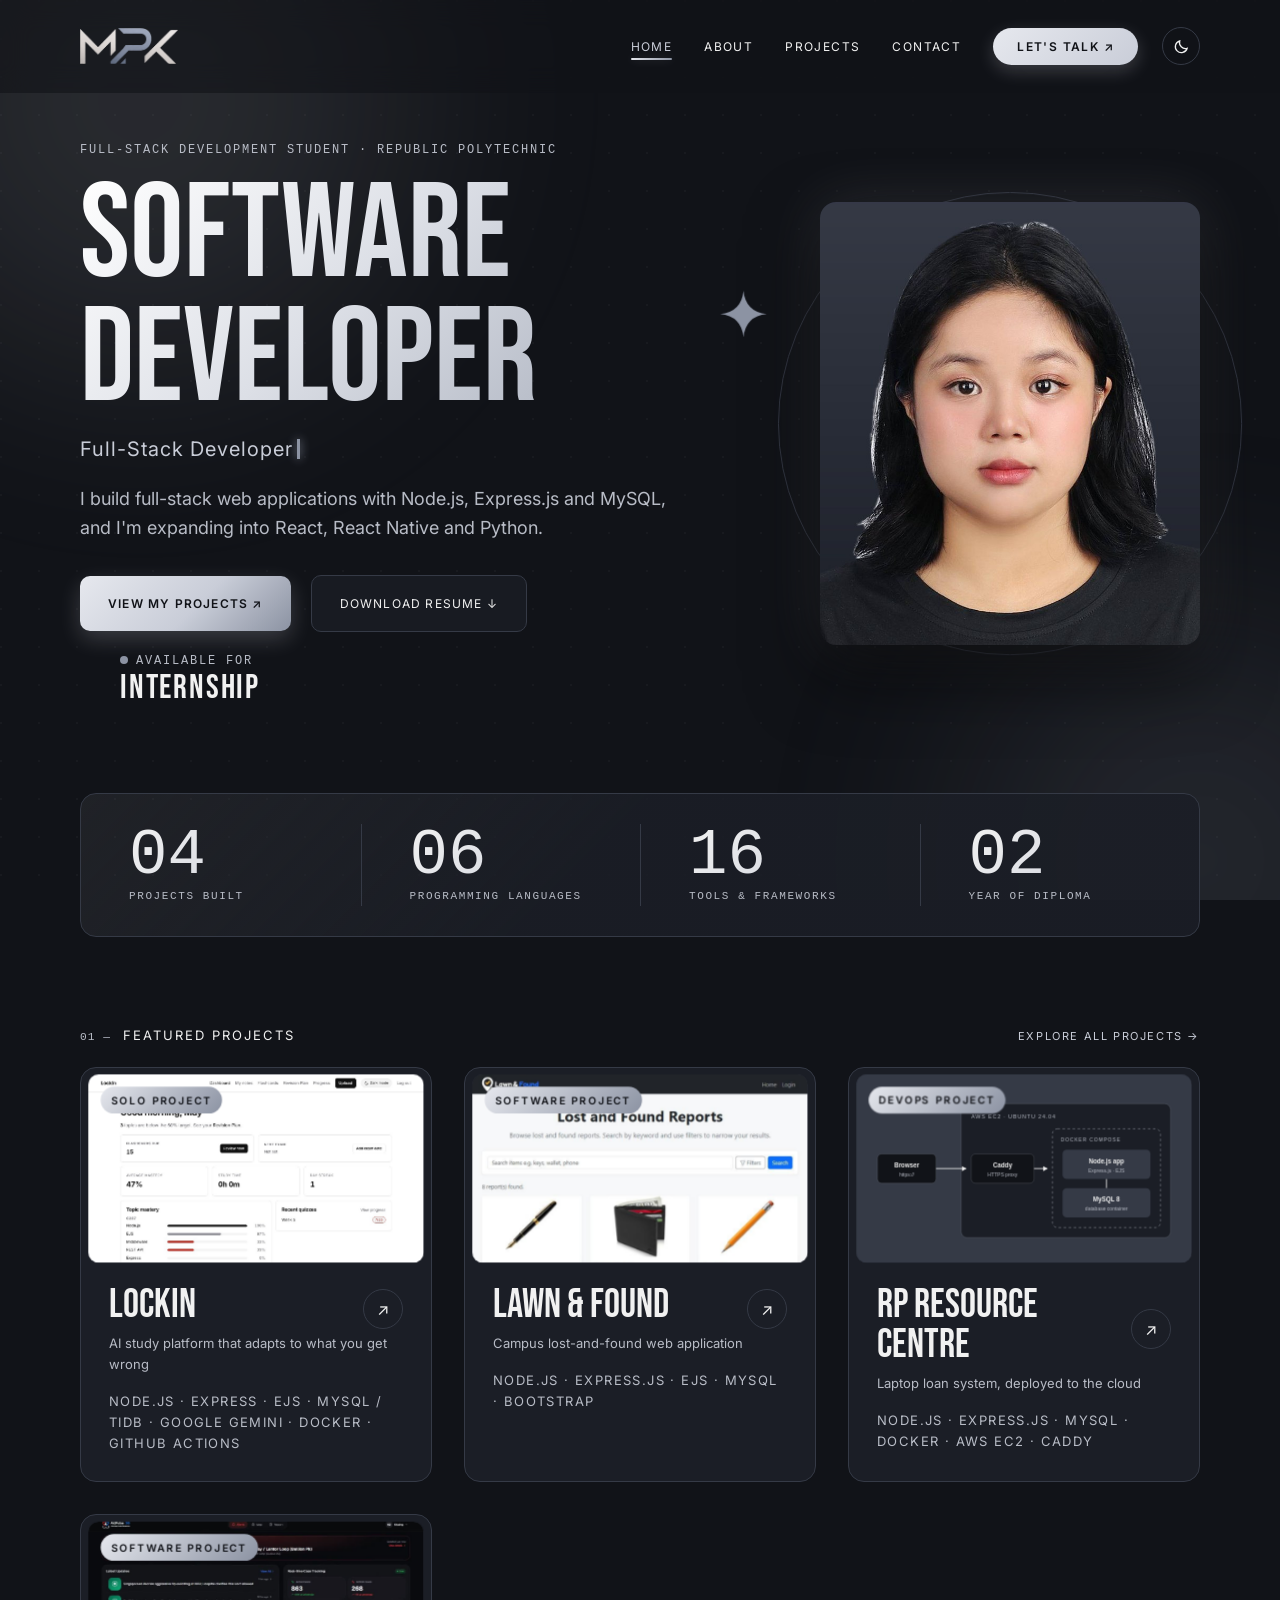
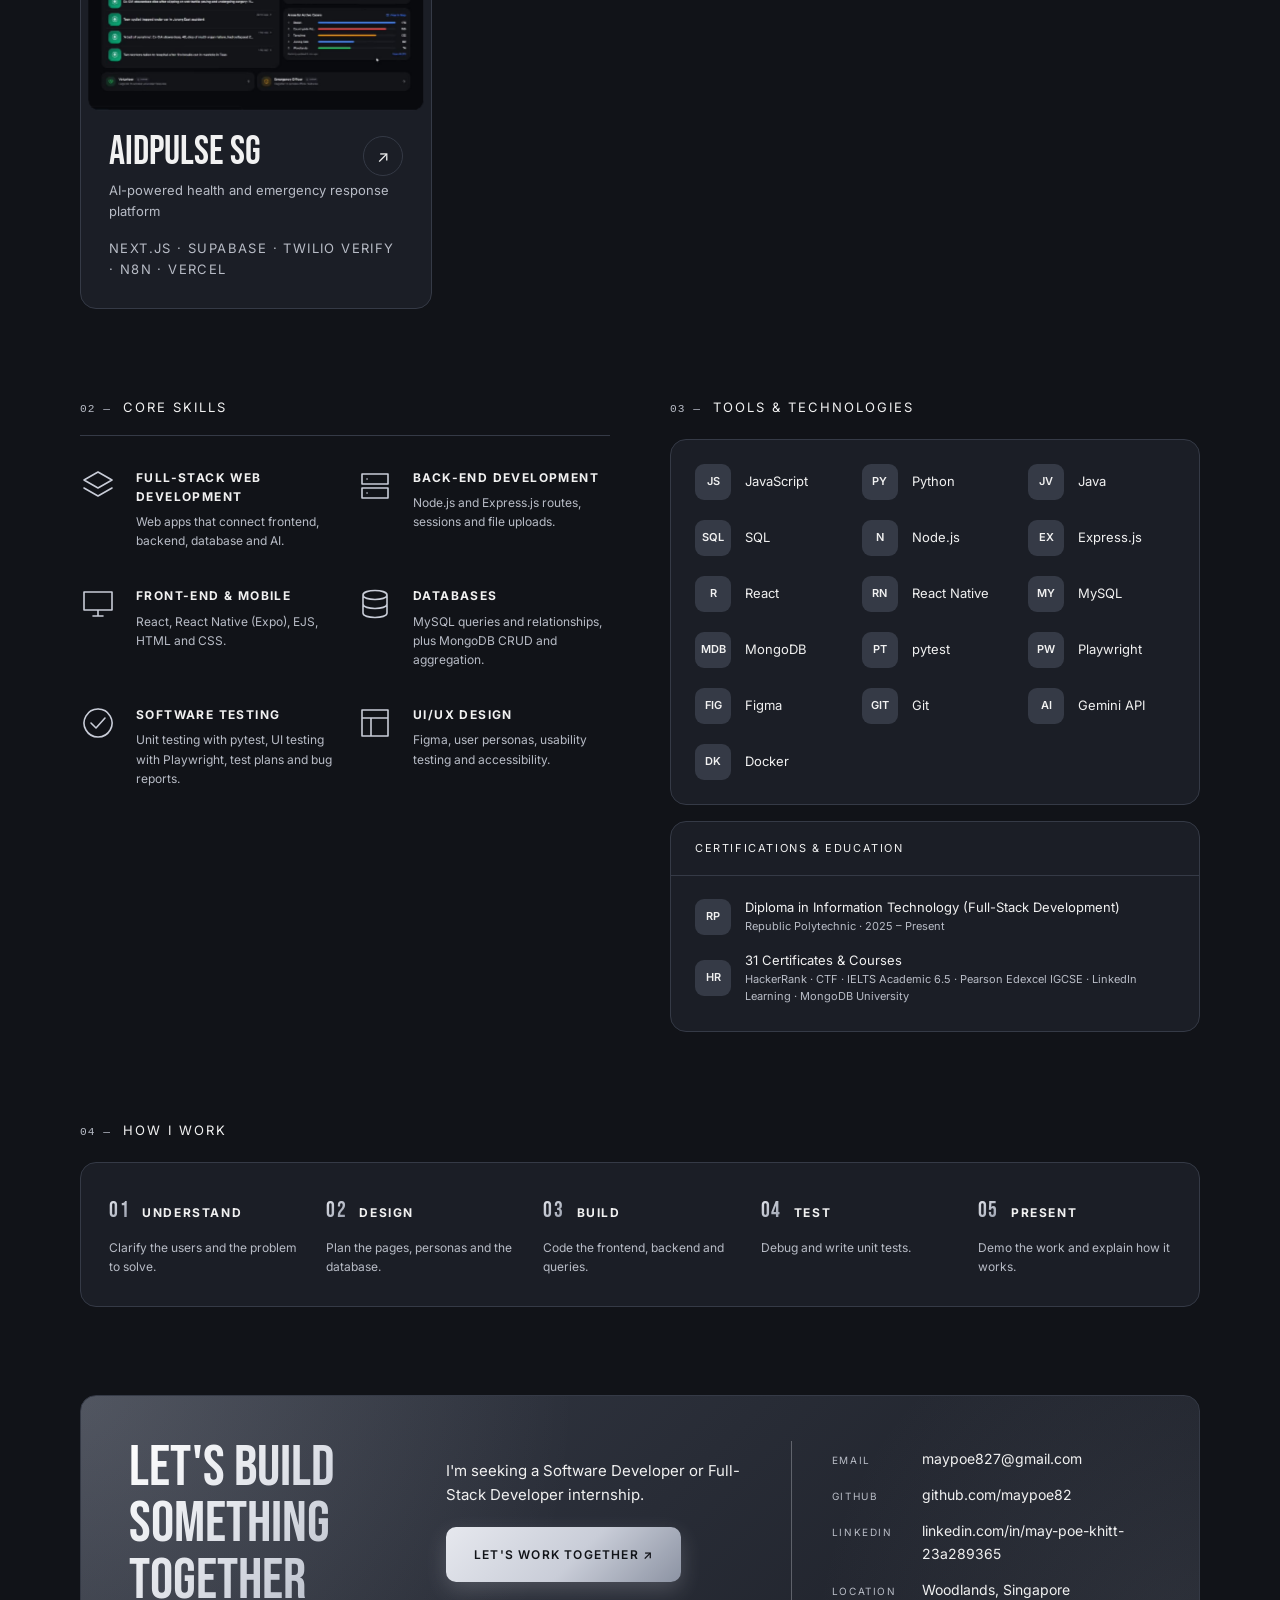
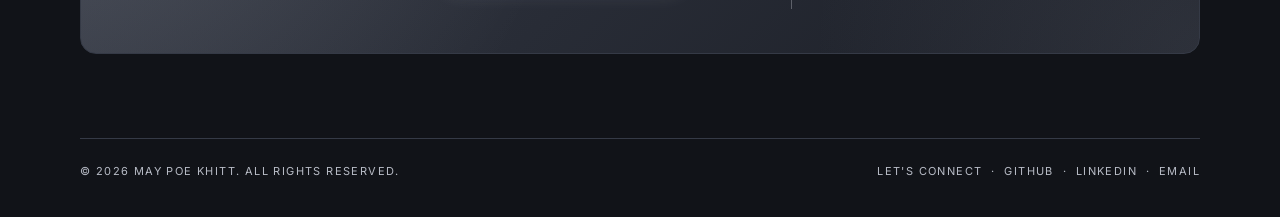
<file: index.html>
<!DOCTYPE html>
<html lang="en">
<head>
  <meta charset="UTF-8">
  <meta name="viewport" content="width=device-width, initial-scale=1.0">
  <title>May Poe Khitt | Software Developer</title>
  <meta name="description" content="Portfolio of May Poe Khitt, a full-stack development student at Republic Polytechnic seeking a software developer internship.">
  <link rel="icon" href="assets/img/favicon.png">

  <!-- Fonts from the design document: Bebas Neue for headings, Inter for body text -->
  <link rel="preconnect" href="https://fonts.googleapis.com">
  <link rel="preconnect" href="https://fonts.gstatic.com" crossorigin>
  <link href="https://fonts.googleapis.com/css2?family=Bebas+Neue&family=Inter:wght@400;600&display=swap" rel="stylesheet">

  <link rel="stylesheet" href="css/style.css">

  <!-- Runs before anything is drawn, so the page never flashes the wrong
       theme. It reads the choice saved on the last visit; if there is
       none, it follows whatever the computer itself is set to. -->
  <script>
    (function () {
      try {
        // Dark is the design in my design document, so that is what a
        // first-time visitor sees. After that, their own choice wins.
        var saved = localStorage.getItem("mpk-theme") || "dark";
        document.documentElement.setAttribute("data-theme", saved);
      } catch (error) {
        document.documentElement.setAttribute("data-theme", "dark");
      }
    })();
  </script>
</head>
<body>

  <!-- ===== Two blurred circles of colour drifting behind the whole page ===== -->
  <div class="orbs" aria-hidden="true"><span></span><span></span></div>

  <!-- ===== Loading screen: counts to 100, then fades away ===== -->
  <div class="loader">
    <img src="assets/img/logo.png" alt="">
    <p class="loader-count">000</p>
    <div class="loader-track"><div class="loader-fill"></div></div>
  </div>

  <!-- ===== Thin line at the top showing how far down the page you are ===== -->
  <div class="progress"></div>

  <!-- ===== Navigation bar (the same on every page) ===== -->
  <header class="site-header">
    <div class="container">
      <nav class="nav" aria-label="Main">
        <a class="nav-logo" href="index.html"><img src="assets/img/logo.png" alt="MPK logo, back to home"></a>
        <button class="theme-toggle" type="button" aria-label="Switch between light and dark mode">
          <svg class="icon-moon" viewBox="0 0 24 24" aria-hidden="true"><path d="M20 14.5A8.5 8.5 0 0 1 9.5 4a8.5 8.5 0 1 0 10.5 10.5z"/></svg>
          <svg class="icon-sun" viewBox="0 0 24 24" aria-hidden="true"><circle cx="12" cy="12" r="4.2"/><path d="M12 2.5v2M12 19.5v2M2.5 12h2M19.5 12h2M5.2 5.2l1.4 1.4M17.4 17.4l1.4 1.4M18.8 5.2l-1.4 1.4M6.6 17.4l-1.4 1.4"/></svg>
        </button>
        <button class="nav-toggle" aria-expanded="false" aria-controls="nav-links">MENU</button>
        <ul class="nav-links" id="nav-links">
          <li><a href="index.html" class="active" aria-current="page">Home</a></li>
          <li><a href="about.html">About</a></li>
          <li><a href="projects.html">Projects</a></li>
          <li><a href="contact.html">Contact</a></li>
          <li><a class="nav-cta" href="contact.html">Let's talk ↗</a></li>
        </ul>
      </nav>
    </div>
  </header>

  <main>
    <!-- ===== Hero: heading, typed job title, buttons and photo ===== -->
    <section class="container hero">
      <div>
        <p class="eyebrow" data-reveal>Full-stack development student · Republic Polytechnic</p>
        <h1 data-reveal data-delay="1">Software Developer</h1>
        <!-- main.js types these one after another -->
        <span class="typed" data-words='["Full-Stack Developer", "Back-End Developer", "Web Developer", "IT Student"]' data-reveal data-delay="2"></span>
        <p class="hero-intro" data-reveal data-delay="3">I build full-stack web applications with Node.js, Express.js and MySQL, and I'm expanding into React, React Native and Python.</p>
        <div class="hero-actions" data-reveal data-delay="4">
          <a class="btn" href="projects.html">View my projects ↗</a>
          <a class="btn btn-outline" href="assets/May_Poe_Khitt_Resume.pdf" download>Download resume ↓</a>
          <p class="availability eyebrow"><span class="dot"></span>Available for <strong>Internship</strong></p>
        </div>
      </div>
      <div class="hero-photo" data-reveal data-delay="2">
        <svg class="sparkle" viewBox="0 0 44 44" aria-hidden="true"><path d="M22 0q2 20 22 22q-20 2-22 22q-2-20-22-22q20-2 22-22z"/></svg>
        <img src="assets/img/may-poe-khitt.jpg" alt="Portrait of May Poe Khitt" width="720" height="840">
      </div>
    </section>

    <!-- ===== Four numbers, which count up when scrolled to ===== -->
    <section class="container">
      <div class="card stats">
        <div class="stat" data-reveal data-delay="1">
          <p class="stat-number" data-count="4">00</p>
          <p class="stat-label">Projects built</p>
        </div>
        <div class="stat" data-reveal data-delay="2">
          <p class="stat-number" data-count="6">00</p>
          <p class="stat-label">Programming languages</p>
        </div>
        <div class="stat" data-reveal data-delay="3">
          <p class="stat-number" data-count="16">00</p>
          <p class="stat-label">Tools &amp; frameworks</p>
        </div>
        <div class="stat" data-reveal data-delay="4">
          <p class="stat-number" data-count="2">00</p>
          <p class="stat-label">Year of diploma</p>
        </div>
      </div>
    </section>

    <!-- ===== Featured projects ===== -->
    <section class="container">
      <div class="section-head">
        <h2 class="section-title" data-reveal>Featured projects</h2>
        <a class="text-link" href="projects.html" data-reveal>Explore all projects →</a>
      </div>
      <div class="project-grid">
        <article class="card project-card tilt" data-reveal data-delay="1">
          <div class="project-image">
            <img src="assets/img/project-lockin.jpg" alt="LockIn dashboard showing topic mastery bars, flashcards due, average mastery and a day streak" loading="lazy">
            <span class="project-type">Solo project</span>
          </div>
          <div class="project-body">
            <div class="project-title-row">
              <h3>LockIn</h3>
              <a class="arrow-link" href="https://github.com/maypoe82/lockin" target="_blank" rel="noopener" aria-label="LockIn on GitHub">↗</a>
            </div>
            <p>AI study platform that adapts to what you get wrong</p>
            <p class="project-tech">Node.js · Express · EJS · MySQL / TiDB · Google Gemini · Docker · GitHub Actions</p>
          </div>
        </article>
        <article class="card project-card tilt" data-reveal data-delay="2">
          <div class="project-image">
            <img src="assets/img/project-lawn-n-found.jpg" alt="Lawn &amp; Found home page showing a list of lost and found item reports" loading="lazy">
            <span class="project-type">Software project</span>
          </div>
          <div class="project-body">
            <div class="project-title-row">
              <h3>Lawn &amp; Found</h3>
              <a class="arrow-link" href="https://github.com/xavlkh/Lawn-n-Found" target="_blank" rel="noopener" aria-label="Lawn &amp; Found on GitHub">↗</a>
            </div>
            <p>Campus lost-and-found web application</p>
            <p class="project-tech">Node.js · Express.js · EJS · MySQL · Bootstrap</p>
          </div>
        </article>
        <article class="card project-card tilt" data-reveal data-delay="3">
          <div class="project-image">
            <img src="assets/img/project-rp-resource-centre.svg" alt="Deployment diagram: the app and MySQL database run in Docker on an AWS server behind an HTTPS proxy" loading="lazy">
            <span class="project-type">DevOps project</span>
          </div>
          <div class="project-body">
            <div class="project-title-row">
              <h3>RP Resource Centre</h3>
              <a class="arrow-link" href="https://github.com/Thiha256/Devops-CA2" target="_blank" rel="noopener" aria-label="RP Resource Centre on GitHub">↗</a>
            </div>
            <p>Laptop loan system, deployed to the cloud</p>
            <p class="project-tech">Node.js · Express.js · MySQL · Docker · AWS EC2 · Caddy</p>
          </div>
        </article>
        <article class="card project-card tilt" data-reveal data-delay="4">
          <div class="project-image">
            <img src="assets/img/project-aidpulse.jpg" alt="AidPulse SG citizen dashboard showing live health alerts and case tracking" loading="lazy">
            <span class="project-type">Software project</span>
          </div>
          <div class="project-body">
            <div class="project-title-row">
              <h3>AidPulse SG</h3>
              <a class="arrow-link" href="https://github.com/Leon-a11y-alt/AIdPulse_SG" target="_blank" rel="noopener" aria-label="AidPulse SG on GitHub">↗</a>
            </div>
            <p>AI-powered health and emergency response platform</p>
            <p class="project-tech">Next.js · Supabase · Twilio Verify · n8n · Vercel</p>
          </div>
        </article>
      </div>
    </section>

    <!-- ===== Skills, tools and education ===== -->
    <section class="container skills-layout">
      <div>
        <h2 class="section-title ruled" data-reveal>Core skills</h2>
        <ul class="skill-list">
          <li data-reveal data-delay="1">
            <svg viewBox="0 0 36 36" aria-hidden="true"><path d="M4 12l14-8 14 8-14 8zM4 20l14 8 14-8"/></svg>
            <div>
              <h3>Full-stack web development</h3>
              <p>Web apps that connect frontend, backend, database and AI.</p>
            </div>
          </li>
          <li data-reveal data-delay="2">
            <svg viewBox="0 0 36 36" aria-hidden="true"><path d="M5 6h26v10H5zM5 20h26v10H5zM10 11h.1M10 25h.1"/></svg>
            <div>
              <h3>Back-end development</h3>
              <p>Node.js and Express.js routes, sessions and file uploads.</p>
            </div>
          </li>
          <li data-reveal data-delay="3">
            <svg viewBox="0 0 36 36" aria-hidden="true"><path d="M4 6h28v18H4zM13 30h10M18 24v6"/></svg>
            <div>
              <h3>Front-end &amp; mobile</h3>
              <p>React, React Native (Expo), EJS, HTML and CSS.</p>
            </div>
          </li>
          <li data-reveal data-delay="1">
            <svg viewBox="0 0 36 36" aria-hidden="true"><path d="M6 9c0-6 24-6 24 0v18c0 6-24 6-24 0zM6 9c0 6 24 6 24 0M6 18c0 6 24 6 24 0"/></svg>
            <div>
              <h3>Databases</h3>
              <p>MySQL queries and relationships, plus MongoDB CRUD and aggregation.</p>
            </div>
          </li>
          <li data-reveal data-delay="2">
            <svg viewBox="0 0 36 36" aria-hidden="true"><path d="M18 4a14 14 0 1 0 .1 0M11 18l5 5 9-10"/></svg>
            <div>
              <h3>Software testing</h3>
              <p>Unit testing with pytest, UI testing with Playwright, test plans and bug reports.</p>
            </div>
          </li>
          <li data-reveal data-delay="3">
            <svg viewBox="0 0 36 36" aria-hidden="true"><path d="M5 5h26v26H5zM5 13h26M14 13v18"/></svg>
            <div>
              <h3>UI/UX design</h3>
              <p>Figma, user personas, usability testing and accessibility.</p>
            </div>
          </li>
        </ul>
      </div>
      <div>
        <h2 class="section-title" data-reveal>Tools &amp; technologies</h2>
        <div class="card tool-box" data-reveal data-delay="1">
          <ul class="tool-grid">
            <li><span class="badge">JS</span>JavaScript</li>
            <li><span class="badge">PY</span>Python</li>
            <li><span class="badge">JV</span>Java</li>
            <li><span class="badge">SQL</span>SQL</li>
            <li><span class="badge">N</span>Node.js</li>
            <li><span class="badge">EX</span>Express.js</li>
            <li><span class="badge">R</span>React</li>
            <li><span class="badge">RN</span>React Native</li>
            <li><span class="badge">MY</span>MySQL</li>
            <li><span class="badge">MDB</span>MongoDB</li>
            <li><span class="badge">PT</span>pytest</li>
            <li><span class="badge">PW</span>Playwright</li>
            <li><span class="badge">FIG</span>Figma</li>
            <li><span class="badge">GIT</span>Git</li>
            <li><span class="badge">AI</span>Gemini API</li>
            <li><span class="badge">DK</span>Docker</li>
          </ul>
        </div>
        <div class="card edu-box" data-reveal data-delay="2">
          <h3>Certifications &amp; education</h3>
          <ul>
            <li>
              <span class="badge">RP</span>
              <div>Diploma in Information Technology (Full-Stack Development)<small>Republic Polytechnic · 2025 – Present</small></div>
            </li>
            <li>
              <span class="badge">HR</span>
              <div>31 Certificates &amp; Courses<small>HackerRank · CTF · IELTS Academic 6.5 · Pearson Edexcel IGCSE · LinkedIn Learning · MongoDB University</small></div>
            </li>
          </ul>
        </div>
      </div>
    </section>

    <!-- ===== How I work ===== -->
    <section class="container">
      <h2 class="section-title" style="margin-bottom: 20px;" data-reveal>How I work</h2>
      <ol class="card process">
        <li data-reveal data-delay="1">
          <h3><span>01</span>Understand</h3>
          <p>Clarify the users and the problem to solve.</p>
        </li>
        <li data-reveal data-delay="2">
          <h3><span>02</span>Design</h3>
          <p>Plan the pages, personas and the database.</p>
        </li>
        <li data-reveal data-delay="3">
          <h3><span>03</span>Build</h3>
          <p>Code the frontend, backend and queries.</p>
        </li>
        <li data-reveal data-delay="4">
          <h3><span>04</span>Test</h3>
          <p>Debug and write unit tests.</p>
        </li>
        <li data-reveal data-delay="5">
          <h3><span>05</span>Present</h3>
          <p>Demo the work and explain how it works.</p>
        </li>
      </ol>
    </section>

    <!-- ===== Contact banner ===== -->
    <section class="container">
      <div class="card cta" data-reveal>
        <h2>Let's build something together</h2>
        <div>
          <p>I'm seeking a Software Developer or Full-Stack Developer internship.</p>
          <a class="btn" href="contact.html">Let's work together ↗</a>
        </div>
        <ul class="contact-list">
          <li><span>Email</span><a href="mailto:maypoe827@gmail.com">maypoe827@gmail.com</a></li>
          <li><span>GitHub</span><a href="https://github.com/maypoe82" target="_blank" rel="noopener">github.com/maypoe82</a></li>
          <li><span>LinkedIn</span><a href="https://www.linkedin.com/in/may-poe-khitt-23a289365" target="_blank" rel="noopener">linkedin.com/in/may-poe-khitt-23a289365</a></li>
          <li><span>Location</span>Woodlands, Singapore</li>
        </ul>
      </div>
    </section>
  </main>

  <!-- ===== Footer (the same on every page) ===== -->
  <footer class="site-footer">
    <div class="container">
      <div class="footer-inner">
        <p>© 2026 May Poe Khitt. All rights reserved.</p>
        <p>
          Let's connect &nbsp;·&nbsp;
          <a href="https://github.com/maypoe82" target="_blank" rel="noopener">GitHub</a> &nbsp;·&nbsp;
          <a href="https://www.linkedin.com/in/may-poe-khitt-23a289365" target="_blank" rel="noopener">LinkedIn</a> &nbsp;·&nbsp;
          <a href="mailto:maypoe827@gmail.com">Email</a>
        </p>
      </div>
    </div>
  </footer>

  <button class="to-top" aria-label="Back to top">↑</button>

  <script src="js/main.js"></script>
</body>
</html>
</file>
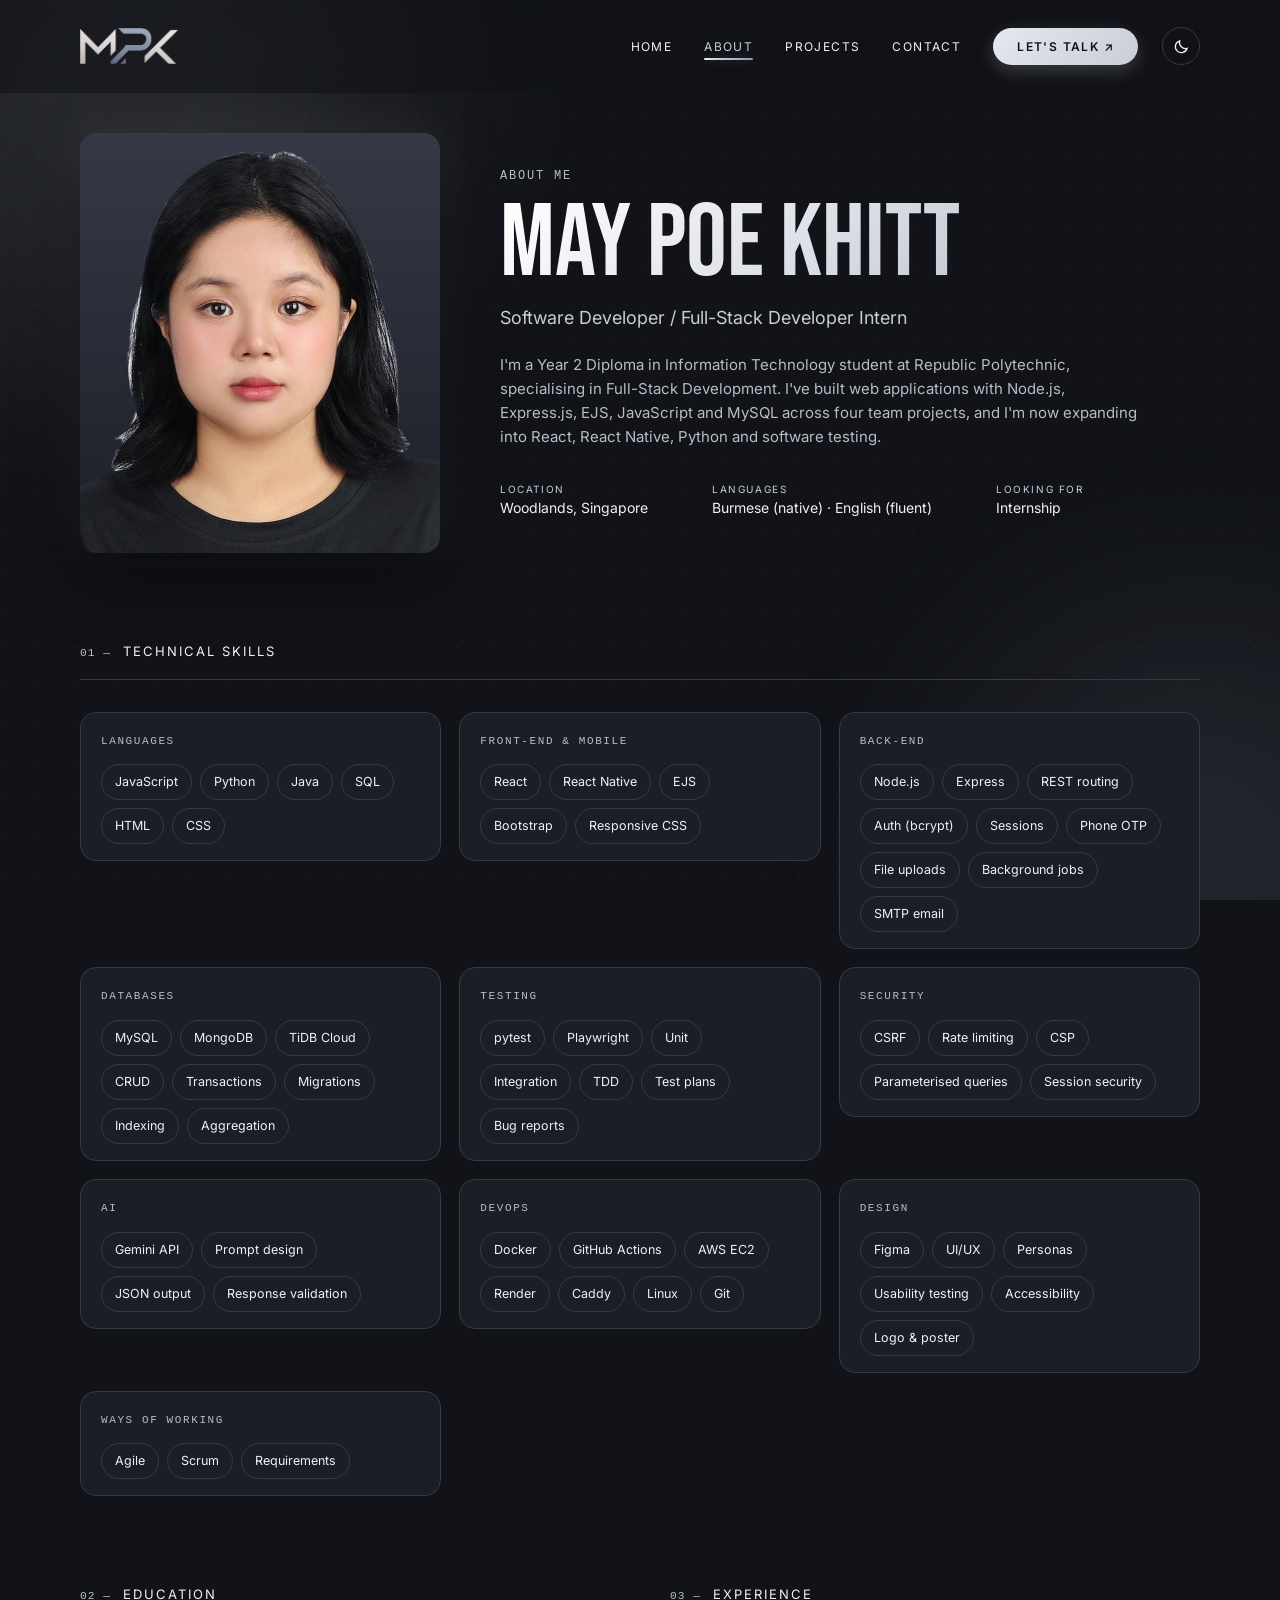
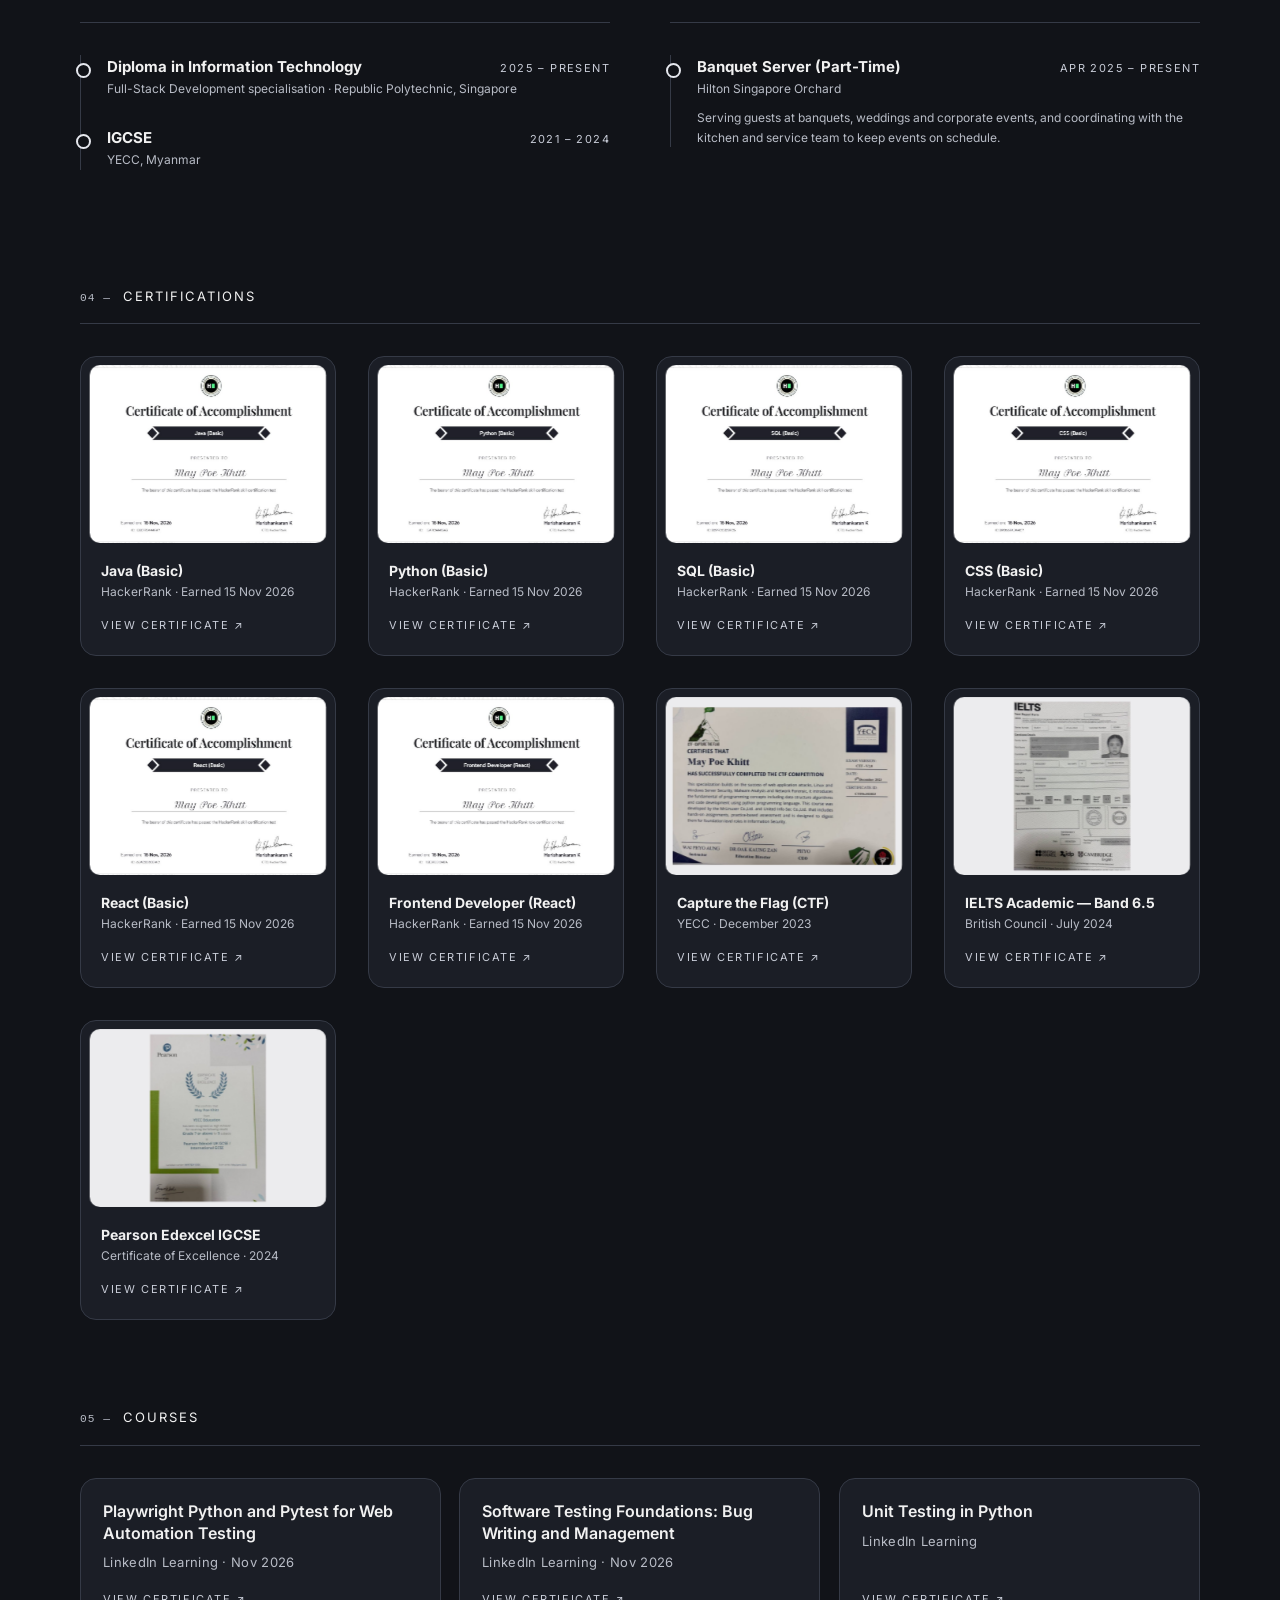
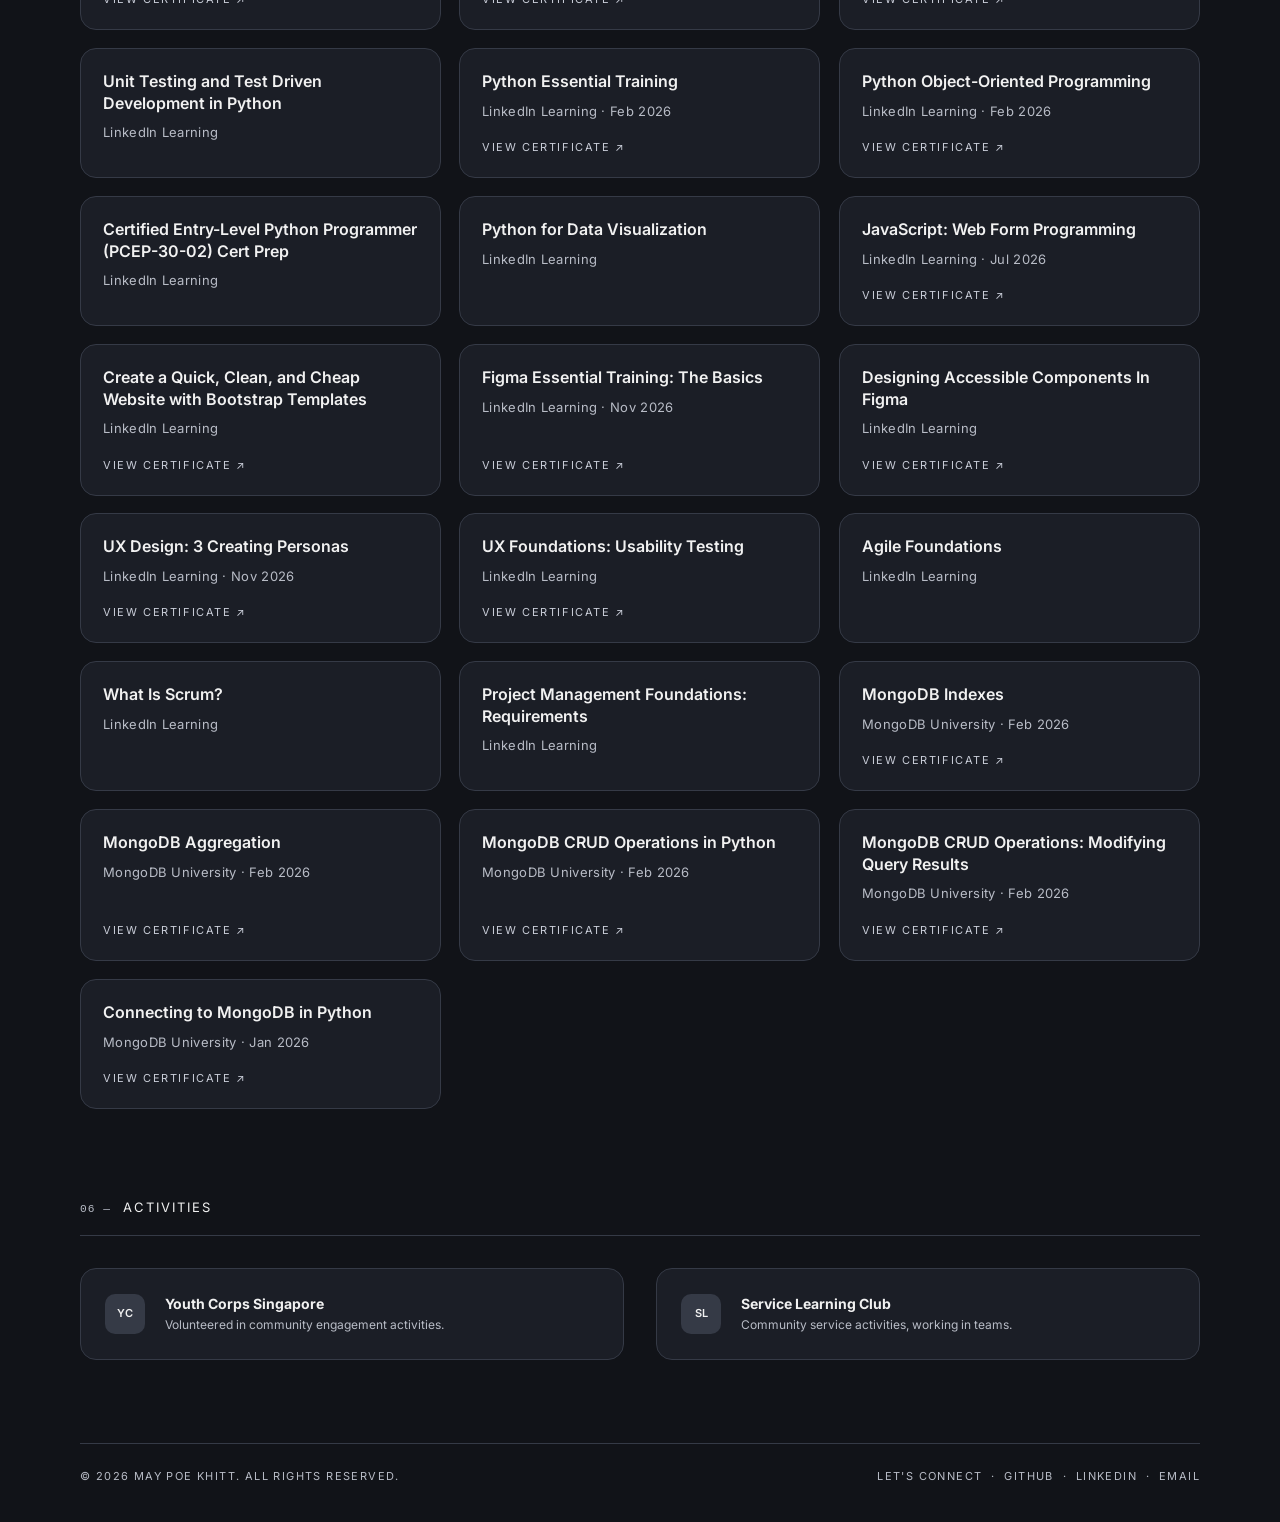
<file: about.html>
<!DOCTYPE html>
<html lang="en">
<head>
  <meta charset="UTF-8">
  <meta name="viewport" content="width=device-width, initial-scale=1.0">
  <title>About | May Poe Khitt</title>
  <meta name="description" content="About May Poe Khitt: technical skills, education, experience and certifications.">
  <link rel="icon" href="assets/img/favicon.png">

  <!-- Fonts from the design document: Bebas Neue for headings, Inter for body text -->
  <link rel="preconnect" href="https://fonts.googleapis.com">
  <link rel="preconnect" href="https://fonts.gstatic.com" crossorigin>
  <link href="https://fonts.googleapis.com/css2?family=Bebas+Neue&family=Inter:wght@400;600&display=swap" rel="stylesheet">

  <link rel="stylesheet" href="css/style.css">

  <!-- Runs before anything is drawn, so the page never flashes the wrong
       theme. It reads the choice saved on the last visit; if there is
       none, it follows whatever the computer itself is set to. -->
  <script>
    (function () {
      try {
        // Dark is the design in my design document, so that is what a
        // first-time visitor sees. After that, their own choice wins.
        var saved = localStorage.getItem("mpk-theme") || "dark";
        document.documentElement.setAttribute("data-theme", saved);
      } catch (error) {
        document.documentElement.setAttribute("data-theme", "dark");
      }
    })();
  </script>
</head>
<body>

  <!-- ===== Two blurred circles of colour drifting behind the whole page ===== -->
  <div class="orbs" aria-hidden="true"><span></span><span></span></div>

  <!-- ===== Loading screen: counts to 100, then fades away ===== -->
  <div class="loader">
    <img src="assets/img/logo.png" alt="">
    <p class="loader-count">000</p>
    <div class="loader-track"><div class="loader-fill"></div></div>
  </div>

  <!-- ===== Thin line at the top showing how far down the page you are ===== -->
  <div class="progress"></div>

  <!-- ===== Navigation bar (the same on every page) ===== -->
  <header class="site-header">
    <div class="container">
      <nav class="nav" aria-label="Main">
        <a class="nav-logo" href="index.html"><img src="assets/img/logo.png" alt="MPK logo, back to home"></a>
        <button class="theme-toggle" type="button" aria-label="Switch between light and dark mode">
          <svg class="icon-moon" viewBox="0 0 24 24" aria-hidden="true"><path d="M20 14.5A8.5 8.5 0 0 1 9.5 4a8.5 8.5 0 1 0 10.5 10.5z"/></svg>
          <svg class="icon-sun" viewBox="0 0 24 24" aria-hidden="true"><circle cx="12" cy="12" r="4.2"/><path d="M12 2.5v2M12 19.5v2M2.5 12h2M19.5 12h2M5.2 5.2l1.4 1.4M17.4 17.4l1.4 1.4M18.8 5.2l-1.4 1.4M6.6 17.4l-1.4 1.4"/></svg>
        </button>
        <button class="nav-toggle" aria-expanded="false" aria-controls="nav-links">MENU</button>
        <ul class="nav-links" id="nav-links">
          <li><a href="index.html">Home</a></li>
          <li><a href="about.html" class="active" aria-current="page">About</a></li>
          <li><a href="projects.html">Projects</a></li>
          <li><a href="contact.html">Contact</a></li>
          <li><a class="nav-cta" href="contact.html">Let's talk ↗</a></li>
        </ul>
      </nav>
    </div>
  </header>

  <main>
    <!-- ===== Photo and introduction ===== -->
    <section class="container about-hero">
      <img src="assets/img/may-poe-khitt.jpg" alt="Portrait of May Poe Khitt" width="720" height="840" data-reveal>
      <div>
        <p class="eyebrow" data-reveal>About me</p>
        <h1 data-reveal data-delay="1">May Poe Khitt</h1>
        <p class="about-role" data-reveal data-delay="2">Software Developer / Full-Stack Developer Intern</p>
        <p class="about-bio" data-reveal data-delay="3">I'm a Year 2 Diploma in Information Technology student at Republic Polytechnic, specialising in Full-Stack Development. I've built web applications with Node.js, Express.js, EJS, JavaScript and MySQL across four team projects, and I'm now expanding into React, React Native, Python and software testing.</p>
        <ul class="facts" data-reveal data-delay="4">
          <li><span>Location</span>Woodlands, Singapore</li>
          <li><span>Languages</span>Burmese (native) · English (fluent)</li>
          <li><span>Looking for</span>Internship</li>
        </ul>
      </div>
    </section>

    <!-- ===== Technical skills ===== -->
    <section class="container">
      <h2 class="section-title ruled" data-reveal>Technical skills</h2>
      <div class="skills-grid">
        <div class="skill-row" data-reveal>
          <h3>Languages</h3>
          <ul class="tag-list">
            <li>JavaScript</li><li>Python</li><li>Java</li><li>SQL</li><li>HTML</li><li>CSS</li>
          </ul>
        </div>
        <div class="skill-row" data-reveal>
          <h3>Front-end &amp; mobile</h3>
          <ul class="tag-list">
            <li>React</li><li>React Native</li><li>EJS</li><li>Bootstrap</li><li>Responsive CSS</li>
          </ul>
        </div>
        <div class="skill-row" data-reveal>
          <h3>Back-end</h3>
          <ul class="tag-list">
            <li>Node.js</li><li>Express</li><li>REST routing</li><li>Auth (bcrypt)</li><li>Sessions</li><li>Phone OTP</li><li>File uploads</li><li>Background jobs</li><li>SMTP email</li>
          </ul>
        </div>
        <div class="skill-row" data-reveal>
          <h3>Databases</h3>
          <ul class="tag-list">
            <li>MySQL</li><li>MongoDB</li><li>TiDB Cloud</li><li>CRUD</li><li>Transactions</li><li>Migrations</li><li>Indexing</li><li>Aggregation</li>
          </ul>
        </div>
        <div class="skill-row" data-reveal>
          <h3>Testing</h3>
          <ul class="tag-list">
            <li>pytest</li><li>Playwright</li><li>Unit</li><li>Integration</li><li>TDD</li><li>Test plans</li><li>Bug reports</li>
          </ul>
        </div>
        <div class="skill-row" data-reveal>
          <h3>Security</h3>
          <ul class="tag-list">
            <li>CSRF</li><li>Rate limiting</li><li>CSP</li><li>Parameterised queries</li><li>Session security</li>
          </ul>
        </div>
        <div class="skill-row" data-reveal>
          <h3>AI</h3>
          <ul class="tag-list">
            <li>Gemini API</li><li>Prompt design</li><li>JSON output</li><li>Response validation</li>
          </ul>
        </div>
        <div class="skill-row" data-reveal>
          <h3>DevOps</h3>
          <ul class="tag-list">
            <li>Docker</li><li>GitHub Actions</li><li>AWS EC2</li><li>Render</li><li>Caddy</li><li>Linux</li><li>Git</li>
          </ul>
        </div>
        <div class="skill-row" data-reveal>
          <h3>Design</h3>
          <ul class="tag-list">
            <li>Figma</li><li>UI/UX</li><li>Personas</li><li>Usability testing</li><li>Accessibility</li><li>Logo &amp; poster</li>
          </ul>
        </div>
        <div class="skill-row" data-reveal>
          <h3>Ways of working</h3>
          <ul class="tag-list">
            <li>Agile</li><li>Scrum</li><li>Requirements</li>
          </ul>
        </div>
      </div>
    </section>

    <!-- ===== Education and experience ===== -->
    <section class="container two-columns">
      <div>
        <h2 class="section-title ruled" data-reveal>Education</h2>
        <ul class="timeline">
          <li data-reveal>
            <div class="timeline-top"><h3>Diploma in Information Technology</h3><time>2025 – Present</time></div>
            <p>Full-Stack Development specialisation · Republic Polytechnic, Singapore</p>
          </li>
          <li data-reveal data-delay="1">
            <div class="timeline-top"><h3>IGCSE</h3><time>2021 – 2024</time></div>
            <p>YECC, Myanmar</p>
          </li>
        </ul>
      </div>
      <div>
        <h2 class="section-title ruled" data-reveal>Experience</h2>
        <ul class="timeline">
          <li data-reveal>
            <div class="timeline-top"><h3>Banquet Server (Part-Time)</h3><time>Apr 2025 – Present</time></div>
            <p>Hilton Singapore Orchard</p>
            <p>Serving guests at banquets, weddings and corporate events, and coordinating with the kitchen and service team to keep events on schedule.</p>
          </li>
        </ul>
      </div>
    </section>

    <!-- ===== Certifications: each thumbnail opens the real certificate ===== -->
    <section class="container">
      <h2 class="section-title ruled" data-reveal>Certifications</h2>
      <div class="cert-grid">
        <a class="card cert-card tilt" href="https://www.hackerrank.com/certificates/ebd170444fa7" target="_blank" rel="noopener" data-reveal data-delay="1">
          <div class="cert-image"><img src="assets/img/cert-java-basic.jpg" alt="Certificate for Java (Basic), presented to May Poe Khitt" loading="lazy"></div>
          <div class="cert-body">
            <h3>Java (Basic)</h3>
            <p>HackerRank · Earned 15 Nov 2026</p>
            <span class="text-link">View certificate ↗</span>
          </div>
        </a>
        <a class="card cert-card tilt" href="https://www.hackerrank.com/certificates/5a11ca1415a3" target="_blank" rel="noopener" data-reveal data-delay="2">
          <div class="cert-image"><img src="assets/img/cert-python-basic.jpg" alt="Certificate for Python (Basic), presented to May Poe Khitt" loading="lazy"></div>
          <div class="cert-body">
            <h3>Python (Basic)</h3>
            <p>HackerRank · Earned 15 Nov 2026</p>
            <span class="text-link">View certificate ↗</span>
          </div>
        </a>
        <a class="card cert-card tilt" href="https://www.hackerrank.com/certificates/b29fcc32bfc5" target="_blank" rel="noopener" data-reveal data-delay="3">
          <div class="cert-image"><img src="assets/img/cert-sql-basic.jpg" alt="Certificate for SQL (Basic), presented to May Poe Khitt" loading="lazy"></div>
          <div class="cert-body">
            <h3>SQL (Basic)</h3>
            <p>HackerRank · Earned 15 Nov 2026</p>
            <span class="text-link">View certificate ↗</span>
          </div>
        </a>
        <a class="card cert-card tilt" href="https://www.hackerrank.com/certificates/b9066fada4c7" target="_blank" rel="noopener" data-reveal data-delay="4">
          <div class="cert-image"><img src="assets/img/cert-css-basic.jpg" alt="Certificate for CSS (Basic), presented to May Poe Khitt" loading="lazy"></div>
          <div class="cert-body">
            <h3>CSS (Basic)</h3>
            <p>HackerRank · Earned 15 Nov 2026</p>
            <span class="text-link">View certificate ↗</span>
          </div>
        </a>
        <a class="card cert-card tilt" href="https://www.hackerrank.com/certificates/65ae2d30e14c" target="_blank" rel="noopener" data-reveal data-delay="1">
          <div class="cert-image"><img src="assets/img/cert-react-basic.jpg" alt="Certificate for React (Basic), presented to May Poe Khitt" loading="lazy"></div>
          <div class="cert-body">
            <h3>React (Basic)</h3>
            <p>HackerRank · Earned 15 Nov 2026</p>
            <span class="text-link">View certificate ↗</span>
          </div>
        </a>
        <a class="card cert-card tilt" href="https://www.hackerrank.com/certificates/15e3feb1d4ea" target="_blank" rel="noopener" data-reveal data-delay="2">
          <div class="cert-image"><img src="assets/img/cert-frontend-react.jpg" alt="Certificate for Frontend Developer (React), presented to May Poe Khitt" loading="lazy"></div>
          <div class="cert-body">
            <h3>Frontend Developer (React)</h3>
            <p>HackerRank · Earned 15 Nov 2026</p>
            <span class="text-link">View certificate ↗</span>
          </div>
        </a>
        <a class="card cert-card tilt" href="assets/img/cert-ctf.jpg" target="_blank" rel="noopener" data-reveal data-delay="3">
          <div class="cert-image"><img src="assets/img/cert-ctf.jpg" alt="Certificate for Capture the Flag (CTF), presented to May Poe Khitt" loading="lazy"></div>
          <div class="cert-body">
            <h3>Capture the Flag (CTF)</h3>
            <p>YECC · December 2023</p>
            <span class="text-link">View certificate ↗</span>
          </div>
        </a>
        <a class="card cert-card tilt" href="assets/img/cert-ielts.jpg" target="_blank" rel="noopener" data-reveal data-delay="4">
          <div class="cert-image"><img src="assets/img/cert-ielts.jpg" alt="Certificate for IELTS Academic — Band 6.5, presented to May Poe Khitt" loading="lazy"></div>
          <div class="cert-body">
            <h3>IELTS Academic — Band 6.5</h3>
            <p>British Council · July 2024</p>
            <span class="text-link">View certificate ↗</span>
          </div>
        </a>
        <a class="card cert-card tilt" href="assets/img/cert-igcse.jpg" target="_blank" rel="noopener" data-reveal data-delay="1">
          <div class="cert-image"><img src="assets/img/cert-igcse.jpg" alt="Certificate for Pearson Edexcel IGCSE, presented to May Poe Khitt" loading="lazy"></div>
          <div class="cert-body">
            <h3>Pearson Edexcel IGCSE</h3>
            <p>Certificate of Excellence · 2024</p>
            <span class="text-link">View certificate ↗</span>
          </div>
        </a>
      </div>
    </section>

    <!-- ===== Short courses: no image, just the title and the link ===== -->
    <section class="container">
      <h2 class="section-title ruled" data-reveal>Courses</h2>
      <div class="course-grid">
        <a class="card course tilt" href="https://www.linkedin.com/learning/certificates/007ace8683a23a3950d2012a0902feb4ef86624bf9d6224d4e33a53b6eaf4945" target="_blank" rel="noopener" data-reveal data-delay="1">
          <h3>Playwright Python and Pytest for Web Automation Testing</h3>
          <p>LinkedIn Learning · Nov 2026</p>
          <span class="text-link">View certificate ↗</span>
        </a>
        <a class="card course tilt" href="https://www.linkedin.com/learning/certificates/c2318993d126d9dd8e108a16541466ec45ddd9ae2f99d0d25678b768635dbad9" target="_blank" rel="noopener" data-reveal data-delay="2">
          <h3>Software Testing Foundations: Bug Writing and Management</h3>
          <p>LinkedIn Learning · Nov 2026</p>
          <span class="text-link">View certificate ↗</span>
        </a>
        <a class="card course tilt" href="https://www.linkedin.com/learning/certificates/ef1d2a0a8b7f7d747a9cfdbb5da832a05d3491741915e7efb2b849ba6c27f4b6" target="_blank" rel="noopener" data-reveal data-delay="3">
          <h3>Unit Testing in Python</h3>
          <p>LinkedIn Learning</p>
          <span class="text-link">View certificate ↗</span>
        </a>
        <div class="card course tilt" data-reveal data-delay="1">
          <h3>Unit Testing and Test Driven Development in Python</h3>
          <p>LinkedIn Learning</p>

        </div>
        <a class="card course tilt" href="https://www.linkedin.com/learning/certificates/7832577962c75b467d08a107c3efdfe1d1c6938fd75892aa714be457d5634626" target="_blank" rel="noopener" data-reveal data-delay="2">
          <h3>Python Essential Training</h3>
          <p>LinkedIn Learning · Feb 2026</p>
          <span class="text-link">View certificate ↗</span>
        </a>
        <a class="card course tilt" href="https://www.linkedin.com/learning/certificates/642a115ae148cda1386c73ee222d095494d3190534b2ea3c707a3dd1daa43b93" target="_blank" rel="noopener" data-reveal data-delay="3">
          <h3>Python Object-Oriented Programming</h3>
          <p>LinkedIn Learning · Feb 2026</p>
          <span class="text-link">View certificate ↗</span>
        </a>
        <div class="card course tilt" data-reveal data-delay="1">
          <h3>Certified Entry-Level Python Programmer (PCEP-30-02) Cert Prep</h3>
          <p>LinkedIn Learning</p>

        </div>
        <div class="card course tilt" data-reveal data-delay="2">
          <h3>Python for Data Visualization</h3>
          <p>LinkedIn Learning</p>

        </div>
        <a class="card course tilt" href="https://www.linkedin.com/learning/certificates/b5870827fc2e2a298fca5d25c9de5e93437871ac3f8296062346e28d1c4c9910" target="_blank" rel="noopener" data-reveal data-delay="3">
          <h3>JavaScript: Web Form Programming</h3>
          <p>LinkedIn Learning · Jul 2026</p>
          <span class="text-link">View certificate ↗</span>
        </a>
        <a class="card course tilt" href="https://www.linkedin.com/learning/certificates/26206d095fd940094a0a09e3727b72c31b474f3857fff0610dfcfeb79a81e4c4" target="_blank" rel="noopener" data-reveal data-delay="1">
          <h3>Create a Quick, Clean, and Cheap Website with Bootstrap Templates</h3>
          <p>LinkedIn Learning</p>
          <span class="text-link">View certificate ↗</span>
        </a>
        <a class="card course tilt" href="https://www.linkedin.com/learning/certificates/7be4e5dc08ef35ca28735d0f163c05a3fc9935de8fa250fa66d63c64e905400e" target="_blank" rel="noopener" data-reveal data-delay="2">
          <h3>Figma Essential Training: The Basics</h3>
          <p>LinkedIn Learning · Nov 2026</p>
          <span class="text-link">View certificate ↗</span>
        </a>
        <a class="card course tilt" href="https://www.linkedin.com/learning/certificates/5f183838abbb30256172e3f19e2828e44eb1addfafab7a0c6562c7fbbeca8776" target="_blank" rel="noopener" data-reveal data-delay="3">
          <h3>Designing Accessible Components In Figma</h3>
          <p>LinkedIn Learning</p>
          <span class="text-link">View certificate ↗</span>
        </a>
        <a class="card course tilt" href="https://www.linkedin.com/learning/certificates/5fa758683c4a4750c43ecacc9d04aaa15fe416ac21dd35add81c320bf196c105" target="_blank" rel="noopener" data-reveal data-delay="1">
          <h3>UX Design: 3 Creating Personas</h3>
          <p>LinkedIn Learning · Nov 2026</p>
          <span class="text-link">View certificate ↗</span>
        </a>
        <a class="card course tilt" href="https://www.linkedin.com/learning/certificates/906a95bd756f3998af81de004d016d6529264d91f4b0411a4b63b7fbc826d82d" target="_blank" rel="noopener" data-reveal data-delay="2">
          <h3>UX Foundations: Usability Testing</h3>
          <p>LinkedIn Learning</p>
          <span class="text-link">View certificate ↗</span>
        </a>
        <div class="card course tilt" data-reveal data-delay="3">
          <h3>Agile Foundations</h3>
          <p>LinkedIn Learning</p>

        </div>
        <div class="card course tilt" data-reveal data-delay="1">
          <h3>What Is Scrum?</h3>
          <p>LinkedIn Learning</p>

        </div>
        <div class="card course tilt" data-reveal data-delay="2">
          <h3>Project Management Foundations: Requirements</h3>
          <p>LinkedIn Learning</p>

        </div>
        <a class="card course tilt" href="https://learn.mongodb.com/c/0lpbbnGNRIOQ8Bi4iYPtrg" target="_blank" rel="noopener" data-reveal data-delay="3">
          <h3>MongoDB Indexes</h3>
          <p>MongoDB University · Feb 2026</p>
          <span class="text-link">View certificate ↗</span>
        </a>
        <a class="card course tilt" href="https://learn.mongodb.com/c/H_JDPgGZQrei9a-CpMz5mw" target="_blank" rel="noopener" data-reveal data-delay="1">
          <h3>MongoDB Aggregation</h3>
          <p>MongoDB University · Feb 2026</p>
          <span class="text-link">View certificate ↗</span>
        </a>
        <a class="card course tilt" href="https://learn.mongodb.com/c/iH8aCj2jSB6xQS1QizCkRQ" target="_blank" rel="noopener" data-reveal data-delay="2">
          <h3>MongoDB CRUD Operations in Python</h3>
          <p>MongoDB University · Feb 2026</p>
          <span class="text-link">View certificate ↗</span>
        </a>
        <a class="card course tilt" href="https://learn.mongodb.com/c/dVjZygx3QAO2M8sxCVp8Hw" target="_blank" rel="noopener" data-reveal data-delay="3">
          <h3>MongoDB CRUD Operations: Modifying Query Results</h3>
          <p>MongoDB University · Feb 2026</p>
          <span class="text-link">View certificate ↗</span>
        </a>
        <a class="card course tilt" href="https://learn.mongodb.com/c/_xUEGuBiSAKsBUDVDH-eBg" target="_blank" rel="noopener" data-reveal data-delay="1">
          <h3>Connecting to MongoDB in Python</h3>
          <p>MongoDB University · Jan 2026</p>
          <span class="text-link">View certificate ↗</span>
        </a>
      </div>
    </section>

    <!-- ===== Activities ===== -->
    <section class="container">
      <h2 class="section-title ruled" data-reveal>Activities</h2>
      <div class="activity-grid">
        <div class="card activity tilt" data-reveal>
          <span class="badge">YC</span>
          <div>
            <h3>Youth Corps Singapore</h3>
            <p>Volunteered in community engagement activities.</p>
          </div>
        </div>
        <div class="card activity tilt" data-reveal data-delay="1">
          <span class="badge">SL</span>
          <div>
            <h3>Service Learning Club</h3>
            <p>Community service activities, working in teams.</p>
          </div>
        </div>
      </div>
    </section>
  </main>

  <!-- ===== Footer (the same on every page) ===== -->
  <footer class="site-footer">
    <div class="container">
      <div class="footer-inner">
        <p>© 2026 May Poe Khitt. All rights reserved.</p>
        <p>
          Let's connect &nbsp;·&nbsp;
          <a href="https://github.com/maypoe82" target="_blank" rel="noopener">GitHub</a> &nbsp;·&nbsp;
          <a href="https://www.linkedin.com/in/may-poe-khitt-23a289365" target="_blank" rel="noopener">LinkedIn</a> &nbsp;·&nbsp;
          <a href="mailto:maypoe827@gmail.com">Email</a>
        </p>
      </div>
    </div>
  </footer>

  <button class="to-top" aria-label="Back to top">↑</button>

  <script src="js/main.js"></script>
</body>
</html>
</file>
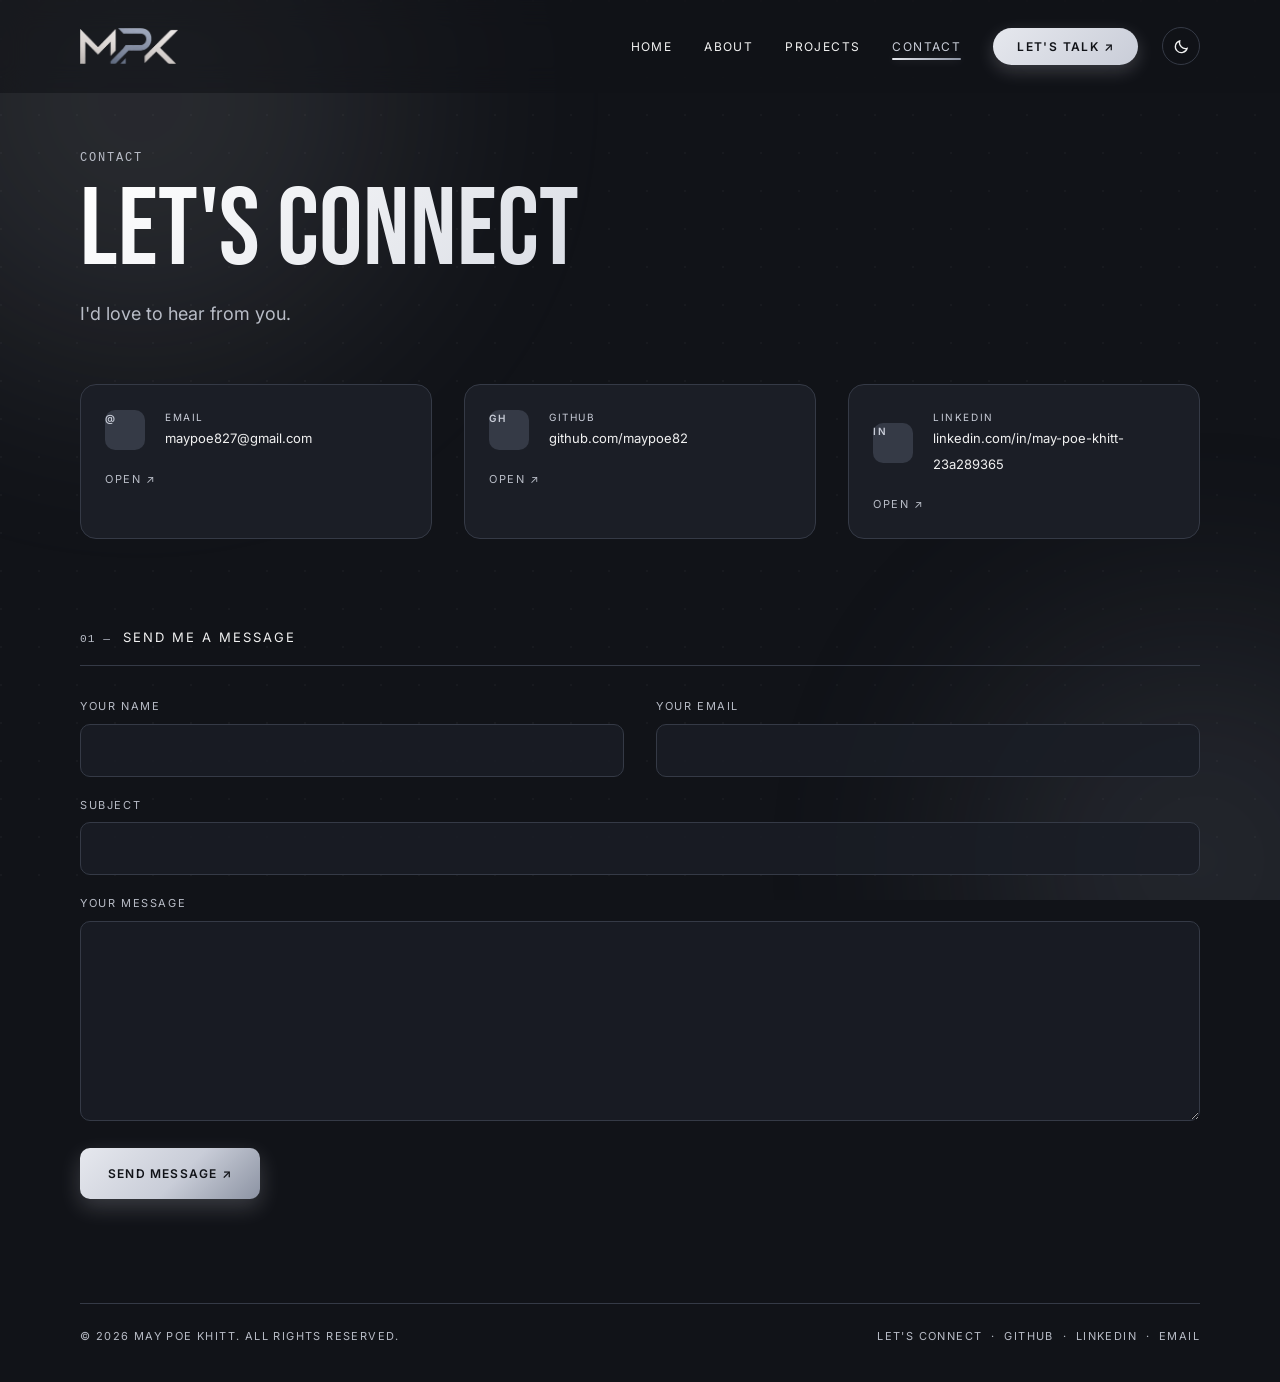
<file: contact.html>
<!DOCTYPE html>
<html lang="en">
<head>
  <meta charset="UTF-8">
  <meta name="viewport" content="width=device-width, initial-scale=1.0">
  <title>Contact | May Poe Khitt</title>
  <meta name="description" content="Contact May Poe Khitt by email, GitHub or LinkedIn.">
  <link rel="icon" href="assets/img/favicon.png">

  <!-- Fonts from the design document: Bebas Neue for headings, Inter for body text -->
  <link rel="preconnect" href="https://fonts.googleapis.com">
  <link rel="preconnect" href="https://fonts.gstatic.com" crossorigin>
  <link href="https://fonts.googleapis.com/css2?family=Bebas+Neue&family=Inter:wght@400;600&display=swap" rel="stylesheet">

  <link rel="stylesheet" href="css/style.css">

  <!-- Runs before anything is drawn, so the page never flashes the wrong
       theme. It reads the choice saved on the last visit; if there is
       none, it follows whatever the computer itself is set to. -->
  <script>
    (function () {
      try {
        // Dark is the design in my design document, so that is what a
        // first-time visitor sees. After that, their own choice wins.
        var saved = localStorage.getItem("mpk-theme") || "dark";
        document.documentElement.setAttribute("data-theme", saved);
      } catch (error) {
        document.documentElement.setAttribute("data-theme", "dark");
      }
    })();
  </script>
</head>
<body>

  <!-- ===== Two blurred circles of colour drifting behind the whole page ===== -->
  <div class="orbs" aria-hidden="true"><span></span><span></span></div>

  <!-- ===== Loading screen: counts to 100, then fades away ===== -->
  <div class="loader">
    <img src="assets/img/logo.png" alt="">
    <p class="loader-count">000</p>
    <div class="loader-track"><div class="loader-fill"></div></div>
  </div>

  <!-- ===== Thin line at the top showing how far down the page you are ===== -->
  <div class="progress"></div>

  <!-- ===== Navigation bar (the same on every page) ===== -->
  <header class="site-header">
    <div class="container">
      <nav class="nav" aria-label="Main">
        <a class="nav-logo" href="index.html"><img src="assets/img/logo.png" alt="MPK logo, back to home"></a>
        <button class="theme-toggle" type="button" aria-label="Switch between light and dark mode">
          <svg class="icon-moon" viewBox="0 0 24 24" aria-hidden="true"><path d="M20 14.5A8.5 8.5 0 0 1 9.5 4a8.5 8.5 0 1 0 10.5 10.5z"/></svg>
          <svg class="icon-sun" viewBox="0 0 24 24" aria-hidden="true"><circle cx="12" cy="12" r="4.2"/><path d="M12 2.5v2M12 19.5v2M2.5 12h2M19.5 12h2M5.2 5.2l1.4 1.4M17.4 17.4l1.4 1.4M18.8 5.2l-1.4 1.4M6.6 17.4l-1.4 1.4"/></svg>
        </button>
        <button class="nav-toggle" aria-expanded="false" aria-controls="nav-links">MENU</button>
        <ul class="nav-links" id="nav-links">
          <li><a href="index.html">Home</a></li>
          <li><a href="about.html">About</a></li>
          <li><a href="projects.html">Projects</a></li>
          <li><a href="contact.html" class="active" aria-current="page">Contact</a></li>
          <li><a class="nav-cta" href="contact.html">Let's talk ↗</a></li>
        </ul>
      </nav>
    </div>
  </header>

  <main>
    <!-- ===== Heading ===== -->
    <section class="container page-intro">
      <p class="eyebrow" data-reveal>Contact</p>
      <h1 class="page-title" data-reveal data-delay="1">Let's Connect</h1>
      <p class="muted" style="font-size: 18px;" data-reveal data-delay="2">I'd love to hear from you.</p>
    </section>

    <!-- ===== Three ways to reach me ===== -->
    <section class="container">
      <div class="contact-cards">
        <a class="card contact-card tilt" href="mailto:maypoe827@gmail.com" data-reveal data-delay="1">
          <div class="contact-card-top">
            <span class="badge">@</span>
            <div><span>Email</span><strong>maypoe827@gmail.com</strong></div>
          </div>
          <p class="text-link muted">Open ↗</p>
        </a>
        <a class="card contact-card tilt" href="https://github.com/maypoe82" target="_blank" rel="noopener" data-reveal data-delay="2">
          <div class="contact-card-top">
            <span class="badge">GH</span>
            <div><span>GitHub</span><strong>github.com/maypoe82</strong></div>
          </div>
          <p class="text-link muted">Open ↗</p>
        </a>
        <a class="card contact-card tilt" href="https://www.linkedin.com/in/may-poe-khitt-23a289365" target="_blank" rel="noopener" data-reveal data-delay="3">
          <div class="contact-card-top">
            <span class="badge">in</span>
            <div><span>LinkedIn</span><strong>linkedin.com/in/may-poe-khitt-23a289365</strong></div>
          </div>
          <p class="text-link muted">Open ↗</p>
        </a>
      </div>
    </section>

    <!-- ===== Message form: main.js turns it into an email ===== -->
    <section class="container">
      <h2 class="section-title ruled" data-reveal>Send me a message</h2>
      <form class="contact-form" id="contact-form" novalidate data-reveal>
        <div>
          <label for="name">Your name</label>
          <input type="text" id="name" name="name" autocomplete="name" required>
        </div>
        <div>
          <label for="email">Your email</label>
          <input type="email" id="email" name="email" autocomplete="email" required>
        </div>
        <div class="full">
          <label for="subject">Subject</label>
          <input type="text" id="subject" name="subject" required>
        </div>
        <div class="full">
          <label for="message">Your message</label>
          <textarea id="message" name="message" required></textarea>
        </div>
        <div class="full">
          <button class="btn" type="submit">Send message ↗</button>
        </div>
        <p class="form-note full" id="form-note" role="status"></p>
      </form>
    </section>
  </main>

  <!-- ===== Footer (the same on every page) ===== -->
  <footer class="site-footer">
    <div class="container">
      <div class="footer-inner">
        <p>© 2026 May Poe Khitt. All rights reserved.</p>
        <p>
          Let's connect &nbsp;·&nbsp;
          <a href="https://github.com/maypoe82" target="_blank" rel="noopener">GitHub</a> &nbsp;·&nbsp;
          <a href="https://www.linkedin.com/in/may-poe-khitt-23a289365" target="_blank" rel="noopener">LinkedIn</a> &nbsp;·&nbsp;
          <a href="mailto:maypoe827@gmail.com">Email</a>
        </p>
      </div>
    </div>
  </footer>

  <button class="to-top" aria-label="Back to top">↑</button>

  <script src="js/main.js"></script>
</body>
</html>
</file>
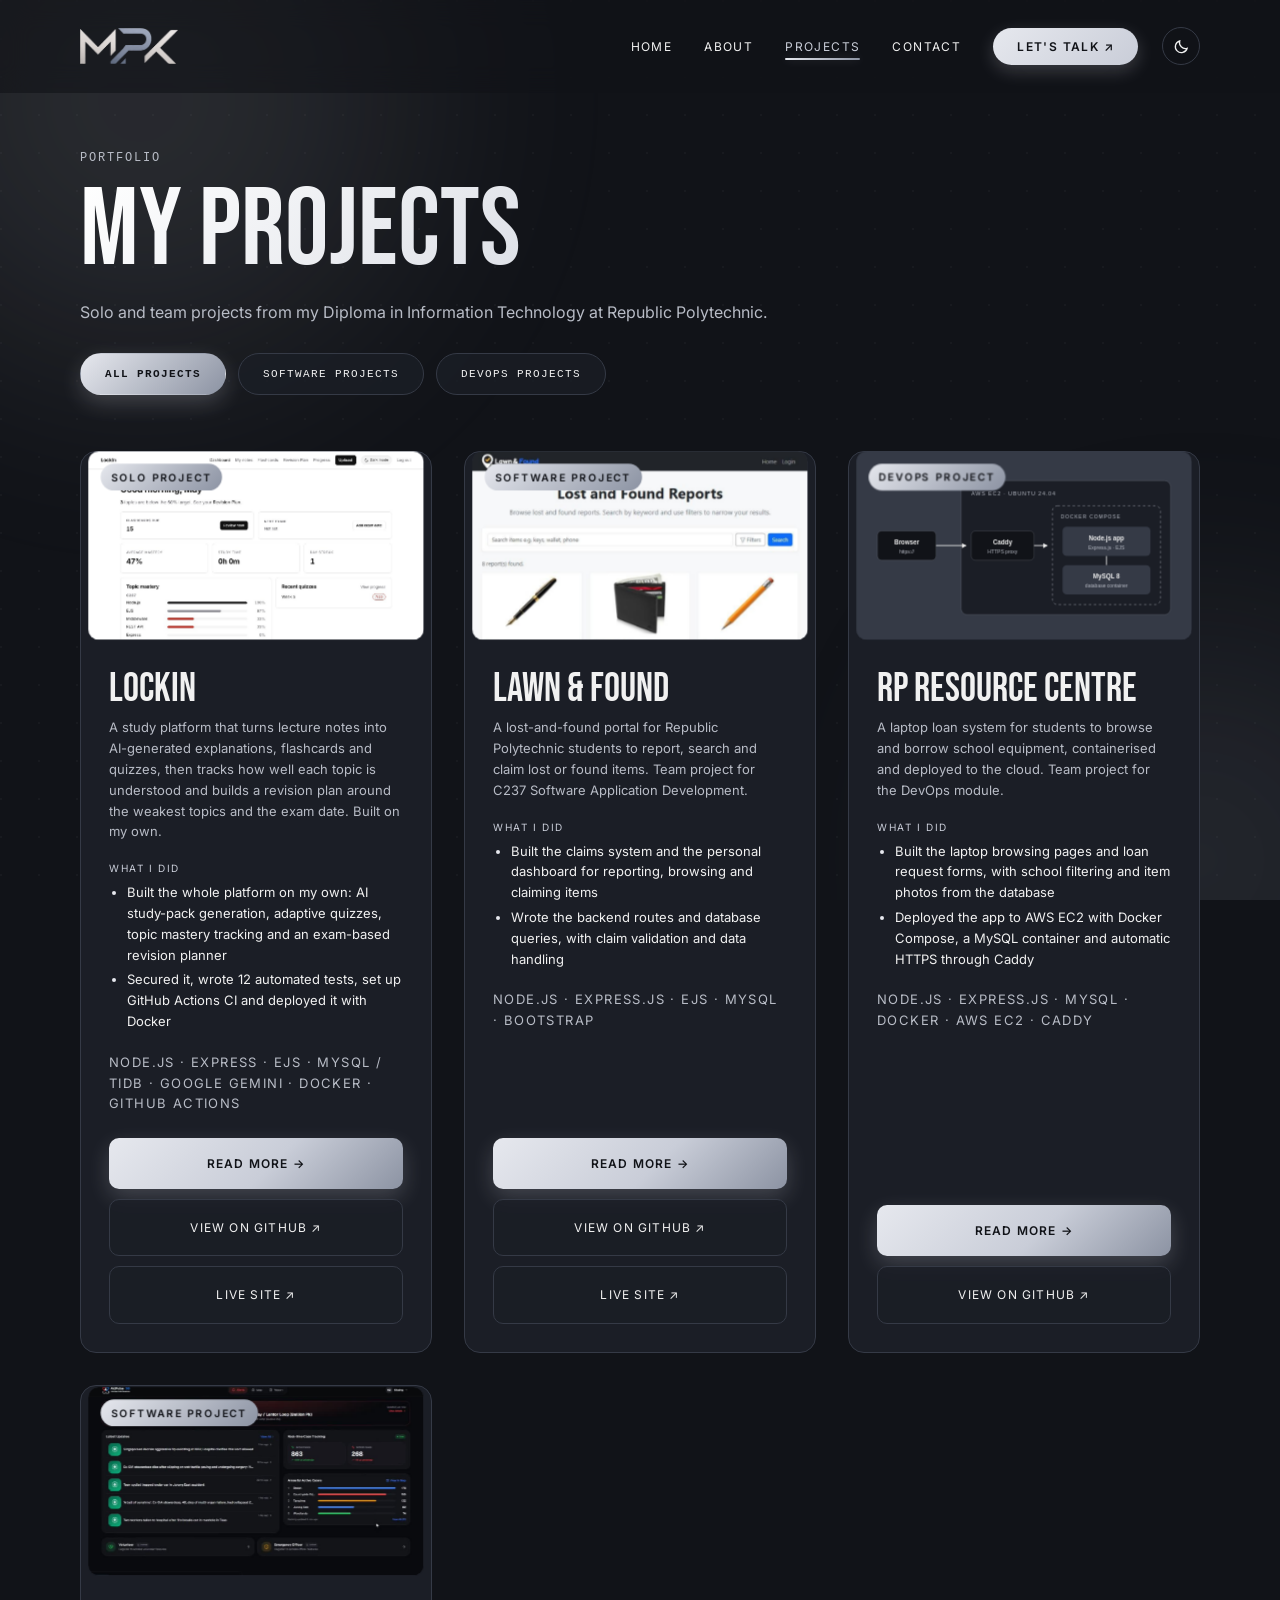
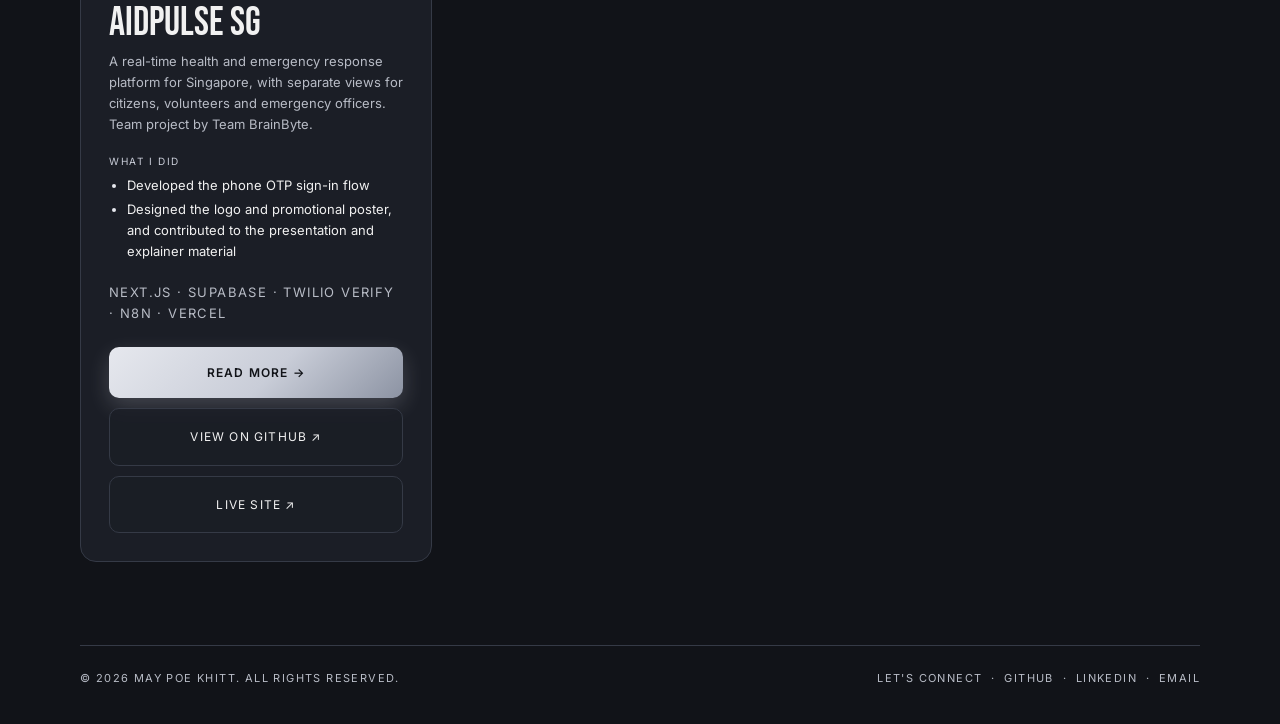
<file: projects.html>
<!DOCTYPE html>
<html lang="en">
<head>
  <meta charset="UTF-8">
  <meta name="viewport" content="width=device-width, initial-scale=1.0">
  <title>Projects | May Poe Khitt</title>
  <meta name="description" content="Software and DevOps projects by May Poe Khitt, with GitHub links.">
  <link rel="icon" href="assets/img/favicon.png">

  <!-- Fonts from the design document: Bebas Neue for headings, Inter for body text -->
  <link rel="preconnect" href="https://fonts.googleapis.com">
  <link rel="preconnect" href="https://fonts.gstatic.com" crossorigin>
  <link href="https://fonts.googleapis.com/css2?family=Bebas+Neue&family=Inter:wght@400;600&display=swap" rel="stylesheet">

  <link rel="stylesheet" href="css/style.css">

  <!-- Runs before anything is drawn, so the page never flashes the wrong
       theme. It reads the choice saved on the last visit; if there is
       none, it follows whatever the computer itself is set to. -->
  <script>
    (function () {
      try {
        // Dark is the design in my design document, so that is what a
        // first-time visitor sees. After that, their own choice wins.
        var saved = localStorage.getItem("mpk-theme") || "dark";
        document.documentElement.setAttribute("data-theme", saved);
      } catch (error) {
        document.documentElement.setAttribute("data-theme", "dark");
      }
    })();
  </script>
</head>
<body>

  <!-- ===== Two blurred circles of colour drifting behind the whole page ===== -->
  <div class="orbs" aria-hidden="true"><span></span><span></span></div>

  <!-- ===== Loading screen: counts to 100, then fades away ===== -->
  <div class="loader">
    <img src="assets/img/logo.png" alt="">
    <p class="loader-count">000</p>
    <div class="loader-track"><div class="loader-fill"></div></div>
  </div>

  <!-- ===== Thin line at the top showing how far down the page you are ===== -->
  <div class="progress"></div>

  <!-- ===== Navigation bar (the same on every page) ===== -->
  <header class="site-header">
    <div class="container">
      <nav class="nav" aria-label="Main">
        <a class="nav-logo" href="index.html"><img src="assets/img/logo.png" alt="MPK logo, back to home"></a>
        <button class="theme-toggle" type="button" aria-label="Switch between light and dark mode">
          <svg class="icon-moon" viewBox="0 0 24 24" aria-hidden="true"><path d="M20 14.5A8.5 8.5 0 0 1 9.5 4a8.5 8.5 0 1 0 10.5 10.5z"/></svg>
          <svg class="icon-sun" viewBox="0 0 24 24" aria-hidden="true"><circle cx="12" cy="12" r="4.2"/><path d="M12 2.5v2M12 19.5v2M2.5 12h2M19.5 12h2M5.2 5.2l1.4 1.4M17.4 17.4l1.4 1.4M18.8 5.2l-1.4 1.4M6.6 17.4l-1.4 1.4"/></svg>
        </button>
        <button class="nav-toggle" aria-expanded="false" aria-controls="nav-links">MENU</button>
        <ul class="nav-links" id="nav-links">
          <li><a href="index.html">Home</a></li>
          <li><a href="about.html">About</a></li>
          <li><a href="projects.html" class="active" aria-current="page">Projects</a></li>
          <li><a href="contact.html">Contact</a></li>
          <li><a class="nav-cta" href="contact.html">Let's talk ↗</a></li>
        </ul>
      </nav>
    </div>
  </header>

  <main>
    <!-- ===== Heading and filter buttons ===== -->
    <section class="container page-intro">
      <p class="eyebrow" data-reveal>Portfolio</p>
      <h1 class="page-title" data-reveal data-delay="1">My Projects</h1>
      <p class="muted" data-reveal data-delay="2">Solo and team projects from my Diploma in Information Technology at Republic Polytechnic.</p>

      <!-- main.js reads data-filter and shows the matching cards -->
      <div class="filters" role="group" aria-label="Filter projects" data-reveal data-delay="3">
        <button class="filter-btn active" data-filter="all" aria-pressed="true">All projects</button>
        <button class="filter-btn" data-filter="software" aria-pressed="false">Software projects</button>
        <button class="filter-btn" data-filter="devops" aria-pressed="false">DevOps projects</button>
      </div>
    </section>

    <!-- ===== Project cards: data-category decides which filter shows them ===== -->
    <section class="container">
      <div class="project-grid">
        <article class="card project-card tilt" data-reveal data-delay="1"
                  data-category="software"
                  data-type="Solo project"
                  data-title="LockIn"
                  data-summary="Before an exam, students re-read 30 to 60 slides a week without knowing which topics they actually understand. LockIn closes the loop between studying and testing: it turns uploaded notes into study material, records every quiz answer against a topic, and then tells the student what to revise, for how long, and on which day."
                  data-features="Upload a PDF or paste notes, and the AI splits them into 3 to 6 topics with explanations, key points, flashcards and quizzes|Study packs are generated in the background, with a status page that updates itself and a retry if the AI service is busy|Topic mastery is scored from the last 10 answers, so improvement shows up quickly|Revision alerts after each quiz, with a suggested revision time for every weak topic|A five-step revision plan for every topic below 60%, with practice questions the AI writes when the existing ones run out|An exam planner that spreads the weak topics across the days before the exam|Flashcards on a Leitner spaced-repetition schedule|Progress tracking: score history, first-versus-latest mastery, study streak and total study time|Accounts with password reset by email, and a light and dark theme"
                  data-role="Built the whole application on my own: database, backend, pages, tests and deployment|Designed the Gemini prompts and validated the JSON that comes back, so the study material stays grounded in the uploaded notes|Wrote the mastery, revision-plan, spaced-repetition and exam-schedule logic|Secured it with bcrypt password hashing, CSRF tokens, rate limits, a strict Content Security Policy and parameterised queries|Wrote 12 automated unit and integration tests, including a full student journey run against a real database|Set up GitHub Actions to run the tests and build the Docker image on every push, and deployed it with TiDB Cloud as the production database"
                  data-tech="Node.js · Express · EJS · MySQL / TiDB · Google Gemini · Docker · GitHub Actions"
                  data-github="https://github.com/maypoe82/lockin"
                  data-live="https://lockin-vum5.onrender.com">
          <div class="project-image">
            <img src="assets/img/project-lockin.jpg" alt="LockIn dashboard showing topic mastery bars, flashcards due, average mastery and a day streak" loading="lazy">
            <span class="project-type">Solo project</span>
          </div>
          <div class="project-body">
            <div class="proj-arch"><svg viewBox="0 0 1120 400" role="img" aria-label="LockIn architecture: the browser talks to an Express server whose routes, middleware and services read and write MySQL, and whose AI service calls the Google Gemini API">
          <defs>
            <marker id="a" viewBox="0 0 10 10" refX="9" refY="5" markerWidth="7" markerHeight="7" orient="auto">
              <path d="M0 0 L10 5 L0 10 z" fill="currentColor"/>
            </marker>
          </defs>
          <g fill="none" stroke="currentColor" stroke-width="1.3">
            <rect x="12" y="150" width="170" height="92" rx="10"/>
            <rect x="250" y="40" width="560" height="320" rx="14" stroke-dasharray="5 5" opacity=".55"/>
            <rect x="286" y="96" width="488" height="62" rx="9"/>
            <rect x="286" y="174" width="488" height="62" rx="9"/>
            <rect x="286" y="252" width="488" height="88" rx="9"/>
            <rect x="876" y="78" width="232" height="86" rx="10"/>
            <rect x="876" y="252" width="232" height="86" rx="10"/>
          </g>
          <g stroke="currentColor" stroke-width="1.3" fill="none" marker-end="url(#a)">
            <path d="M184 196 H 282"/>
            <path d="M530 158 V 170"/>
            <path d="M530 236 V 248"/>
            <path d="M776 282 H 872"/>
            <path d="M776 288 C 830 288 830 128 872 124" opacity=".75"/>
          </g>
          <g fill="currentColor" font-family="ui-monospace, SFMono-Regular, Menlo, Consolas, monospace" font-size="11" letter-spacing="1.2" opacity=".75">
            <text x="30" y="178">CLIENT</text>
            <text x="268" y="70">EXPRESS SERVER · NODE.JS 22</text>
            <text x="894" y="106">EXTERNAL</text>
            <text x="894" y="280">DATA</text>
          </g>
          <g fill="currentColor" font-family="Inter, Arial, sans-serif" font-size="15">
            <text x="30" y="204">Browser</text>
            <text x="304" y="124">Routes</text>
            <text x="304" y="202">Middleware</text>
            <text x="304" y="280">Services</text>
            <text x="894" y="132">Google Gemini API</text>
            <text x="894" y="306">MySQL · TiDB Cloud</text>
          </g>
          <g fill="currentColor" font-family="Inter, Arial, sans-serif" font-size="12.5" opacity=".72">
            <text x="30" y="226">EJS pages, theme</text>
            <text x="304" y="144">auth · dashboard · materials · quiz · study</text>
            <text x="304" y="222">login checks · CSRF tokens · rate limits · headers</text>
            <text x="304" y="300">ai · analytics · spaced repetition · schedule</text>
            <text x="304" y="322">pdf text · mail</text>
            <text x="894" y="152">study packs, adaptive questions</text>
            <text x="894" y="326">pooled, parameterised queries</text>
          </g>
        </svg></div>
            <h3>LockIn</h3>
            <p>A study platform that turns lecture notes into AI-generated explanations, flashcards and quizzes, then tracks how well each topic is understood and builds a revision plan around the weakest topics and the exam date. Built on my own.</p>
            <div class="project-detail">
              <h4>What I did</h4>
              <ul>
                <li>Built the whole platform on my own: AI study-pack generation, adaptive quizzes, topic mastery tracking and an exam-based revision planner</li>
                <li>Secured it, wrote 12 automated tests, set up GitHub Actions CI and deployed it with Docker</li>
              </ul>
            </div>
            <p class="project-tech">Node.js · Express · EJS · MySQL / TiDB · Google Gemini · Docker · GitHub Actions</p>
            <div class="project-links">
              <button class="btn btn-block" type="button" data-modal-open>Read more →</button>
              <a class="btn btn-outline btn-block" href="https://github.com/maypoe82/lockin" target="_blank" rel="noopener">View on GitHub ↗</a>
              <a class="btn btn-outline btn-block" href="https://lockin-vum5.onrender.com" target="_blank" rel="noopener">Live site ↗</a>
            </div>
          </div>
        </article>
        <article class="card project-card tilt" data-reveal data-delay="2"
                  data-category="software"
                  data-type="Software project"
                  data-title="Lawn &amp; Found"
                  data-summary="Students lose things on campus every day, and there was no single place to report them. Lawn &amp; Found lets anyone post a lost or found item with a photo, search what others have posted, and claim an item that belongs to them."
                  data-features="Post a lost or found item with a photo and description|Search and filter the reports by keyword and status|Claim an item, with the claim checked before it is approved|A personal dashboard showing your own reports and claims|Accounts with secure sign-up and login"
                  data-role="Built the claims system, including validating a claim before it is accepted|Built the personal dashboard where a student sees their own reports and claims|Wrote the backend routes and the MySQL queries behind them|Handled the data passed between the pages and the database"
                  data-tech="Node.js · Express.js · EJS · MySQL · Bootstrap"
                  data-github="https://github.com/xavlkh/Lawn-n-Found"
                  data-live="https://lawn-n-found.onrender.com">
          <div class="project-image">
            <img src="assets/img/project-lawn-n-found.jpg" alt="Lawn &amp; Found home page showing a list of lost and found item reports" loading="lazy">
            <span class="project-type">Software project</span>
          </div>
          <div class="project-body">
            <h3>Lawn &amp; Found</h3>
            <p>A lost-and-found portal for Republic Polytechnic students to report, search and claim lost or found items. Team project for C237 Software Application Development.</p>
            <div class="project-detail">
              <h4>What I did</h4>
              <ul>
                <li>Built the claims system and the personal dashboard for reporting, browsing and claiming items</li>
                <li>Wrote the backend routes and database queries, with claim validation and data handling</li>
              </ul>
            </div>
            <p class="project-tech">Node.js · Express.js · EJS · MySQL · Bootstrap</p>
            <div class="project-links">
              <button class="btn btn-block" type="button" data-modal-open>Read more →</button>
              <a class="btn btn-outline btn-block" href="https://github.com/xavlkh/Lawn-n-Found" target="_blank" rel="noopener">View on GitHub ↗</a>
              <a class="btn btn-outline btn-block" href="https://lawn-n-found.onrender.com" target="_blank" rel="noopener">Live site ↗</a>
            </div>
          </div>
        </article>
        <article class="card project-card tilt" data-reveal data-delay="3"
                  data-category="devops"
                  data-type="DevOps project"
                  data-title="RP Resource Centre"
                  data-summary="Students need to borrow laptops and equipment from their school, so we built a loan system for it. The DevOps half of the project was getting that system off our own computers and running properly on a cloud server."
                  data-features="Browse the laptops available, filtered by school|Item photos loaded from the database|Loan request forms for borrowing equipment|Runs in Docker containers, so it behaves the same everywhere|Automatic HTTPS, so the site is secure"
                  data-role="Built the laptop browsing pages and the loan request forms|Added filtering by school and displayed item photos stored in the database|Deployed the app to an AWS EC2 server using Docker Compose|Ran MySQL in its own container and set up Caddy to handle HTTPS automatically"
                  data-tech="Node.js · Express.js · MySQL · Docker · AWS EC2 · Caddy"
                  data-github="https://github.com/Thiha256/Devops-CA2">
          <div class="project-image">
            <img src="assets/img/project-rp-resource-centre.svg" alt="Deployment diagram: the app and MySQL database run in Docker on an AWS server behind an HTTPS proxy" loading="lazy">
            <span class="project-type">DevOps project</span>
          </div>
          <div class="project-body">
            <h3>RP Resource Centre</h3>
            <p>A laptop loan system for students to browse and borrow school equipment, containerised and deployed to the cloud. Team project for the DevOps module.</p>
            <div class="project-detail">
              <h4>What I did</h4>
              <ul>
                <li>Built the laptop browsing pages and loan request forms, with school filtering and item photos from the database</li>
                <li>Deployed the app to AWS EC2 with Docker Compose, a MySQL container and automatic HTTPS through Caddy</li>
              </ul>
            </div>
            <p class="project-tech">Node.js · Express.js · MySQL · Docker · AWS EC2 · Caddy</p>
            <div class="project-links">
              <button class="btn btn-block" type="button" data-modal-open>Read more →</button>
              <a class="btn btn-outline btn-block" href="https://github.com/Thiha256/Devops-CA2" target="_blank" rel="noopener">View on GitHub ↗</a>
            </div>
          </div>
        </article>
        <article class="card project-card tilt" data-reveal data-delay="4"
                  data-category="software"
                  data-type="Software project"
                  data-title="AidPulse SG"
                  data-summary="In a health emergency, information is scattered across many places. AidPulse SG brings it into one app, with a different view for each kind of user: the public, volunteers, and emergency officers."
                  data-features="For the public: a health chatbot, live hospital availability on a map, incident reporting and real-time alerts|For volunteers: mission matching, verified opportunities and a record of contributions|For emergency officers: broadcast drafting, responder chat, and hospital bed and resource management|Sign-in by phone number with a one-time code"
                  data-role="Developed the phone OTP sign-in flow, where a user receives a one-time code by SMS|Designed the AidPulse SG logo|Designed the promotional poster|Contributed to the presentation and the explainer material"
                  data-tech="Next.js · Supabase · Twilio Verify · n8n · Vercel"
                  data-github="https://github.com/Leon-a11y-alt/AIdPulse_SG"
                  data-live="https://aidpulsesg.vercel.app"
                  data-extra="assets/img/aidpulse-poster.jpg"
                  data-extra-label="Poster I designed ↗">
          <div class="project-image">
            <img src="assets/img/project-aidpulse.jpg" alt="AidPulse SG citizen dashboard showing live health alerts and case tracking" loading="lazy">
            <span class="project-type">Software project</span>
          </div>
          <div class="project-body">
            <h3>AidPulse SG</h3>
            <p>A real-time health and emergency response platform for Singapore, with separate views for citizens, volunteers and emergency officers. Team project by Team BrainByte.</p>
            <div class="project-detail">
              <h4>What I did</h4>
              <ul>
                <li>Developed the phone OTP sign-in flow</li>
                <li>Designed the logo and promotional poster, and contributed to the presentation and explainer material</li>
              </ul>
            </div>
            <p class="project-tech">Next.js · Supabase · Twilio Verify · n8n · Vercel</p>
            <div class="project-links">
              <button class="btn btn-block" type="button" data-modal-open>Read more →</button>
              <a class="btn btn-outline btn-block" href="https://github.com/Leon-a11y-alt/AIdPulse_SG" target="_blank" rel="noopener">View on GitHub ↗</a>
              <a class="btn btn-outline btn-block" href="https://aidpulsesg.vercel.app" target="_blank" rel="noopener">Live site ↗</a>
            </div>
          </div>
        </article>
      </div>
    </section>

    <!-- ===== Pop-up with the full write-up, filled in by main.js ===== -->
    <div class="modal" id="project-modal" role="dialog" aria-modal="true" aria-label="Project details">
      <div class="modal-box">
        <button class="modal-close" type="button" aria-label="Close">×</button>
        <p class="eyebrow modal-type"></p>
        <h2 class="modal-title"></h2>
        <p class="modal-summary"></p>
        <div class="modal-arch"></div>
        <h3>Main features</h3>
        <ul class="modal-features"></ul>
        <h3>My part in the project</h3>
        <ul class="modal-role"></ul>
        <h3>Technologies used</h3>
        <p class="modal-tech"></p>
        <div class="modal-actions"></div>
      </div>
    </div>
  </main>

  <!-- ===== Footer (the same on every page) ===== -->
  <footer class="site-footer">
    <div class="container">
      <div class="footer-inner">
        <p>© 2026 May Poe Khitt. All rights reserved.</p>
        <p>
          Let's connect &nbsp;·&nbsp;
          <a href="https://github.com/maypoe82" target="_blank" rel="noopener">GitHub</a> &nbsp;·&nbsp;
          <a href="https://www.linkedin.com/in/may-poe-khitt-23a289365" target="_blank" rel="noopener">LinkedIn</a> &nbsp;·&nbsp;
          <a href="mailto:maypoe827@gmail.com">Email</a>
        </p>
      </div>
    </div>
  </footer>

  <button class="to-top" aria-label="Back to top">↑</button>

  <script src="js/main.js"></script>
</body>
</html>
</file>
<file: css/style.css>
/* =====================================================================
   May Poe Khitt - Portfolio
   One stylesheet shared by all four pages.

   Contents
   1.  Colours and fonts (variables)
   2.  Base styles and the glowing background
   3.  Loading screen
   4.  Scroll progress bar
   5.  Navigation bar
   6.  Scroll reveal animations
   7.  Shared pieces: headings, buttons, cards, tags
   8.  Depth and 3D tilt
   9.  Home page
   11. About page
   12. Projects page and the project pop-up
   13. Contact page
   14. Back to top button
   15. Footer
   16. Smaller screens (tablet and phone)
   17. Reduced motion
   ===================================================================== */

/* ---------- 1. Colours and fonts ----------
   Every colour on the site is one of the five greys from my design
   document, or a shade mixed between two of them. There is no second hue:
   contrast and light do the work that a bright accent colour usually does. */
:root {
  --navy-black: #111318;   /* page background */
  --charcoal:   #1B1E26;   /* cards */
  --slate:      #353A46;   /* borders and image backgrounds */
  --light-grey: #B8BCC6;   /* secondary text */
  --off-white:  #F1F1F1;   /* main text */

  --accent:      #E6E8EE;  /* bright silver, the strongest highlight */
  --accent-soft: #C9CDD8;  /* soft silver, for hover text on dark */
  --accent-2:    #8C93A3;  /* steel grey, the far end of gradients */
  --glow:        rgba(230, 232, 238, 0.20);

  --font-heading: "Bebas Neue", Impact, sans-serif;
  --font-body: "Inter", Arial, sans-serif;
  /* The fonts a code editor uses, for anything that is technical
     metadata rather than prose: section numbers, stack lists, labels. */
  --font-mono: ui-monospace, SFMono-Regular, "SF Mono", Menlo, Consolas, "Liberation Mono", monospace;

  --page-width: 1280px;
  --radius: 16px;

  /* One speed and one curve, so every animation on the site feels the same */
  --speed: 0.45s;
  --ease: cubic-bezier(0.22, 1, 0.36, 1);

  /* Stacked shadows: a tight dark one for contact with the page, a wide
     soft one for height, and a coloured one for the glow. */
  --lift-shadow:
    0 2px 6px rgba(0, 0, 0, 0.5),
    0 22px 48px rgba(0, 0, 0, 0.55),
    0 0 34px var(--glow);
}

/* ---------- 2. Base styles and the glowing background ---------- */
* {
  box-sizing: border-box;
  margin: 0;
  padding: 0;
}

html {
  scroll-behavior: smooth;
  /* "clip" trims anything that pokes out at the sides without turning the
     page into a sideways scrolling box the way "hidden" would. */
  overflow-x: clip;
  /* The page colour lives here so the coloured blobs below can sit behind
     everything on the page but still in front of this background. */
  background: var(--navy-black);
}

body {
  background: transparent;
  color: var(--off-white);
  font-family: var(--font-body);
  font-size: 16px;
  line-height: 1.6;
  overflow-x: clip;
}

/* Stops the page scrolling behind the loading screen or an open pop-up */
body.locked {
  overflow: hidden;
}

/* Two big blurred circles of colour that drift behind the whole site.
   They are what stops the dark background looking flat. */
.orbs {
  position: fixed;
  inset: 0;
  z-index: -1;
  overflow: hidden;
  pointer-events: none;
  /* main.js puts the scroll position into --oy, which slides the blobs
     down more slowly than the page, so they feel further away. */
  transform: translate3d(0, var(--oy, 0px), 0);
}

.orbs span {
  position: absolute;
  display: block;
  border-radius: 50%;
  filter: blur(120px);
  opacity: 0.11;
}

.orbs span:nth-child(1) {
  width: 540px;
  height: 540px;
  top: -170px;
  left: -130px;
  background: var(--accent);
  animation: drift-a 19s ease-in-out infinite alternate;
}

.orbs span:nth-child(2) {
  width: 460px;
  height: 460px;
  bottom: -190px;
  right: -150px;
  background: var(--accent-2);
  opacity: 0.16;
  animation: drift-b 23s ease-in-out infinite alternate;
}

@keyframes drift-a {
  to { transform: translate3d(160px, 120px, 0) scale(1.15); }
}

@keyframes drift-b {
  to { transform: translate3d(-150px, -110px, 0) scale(1.2); }
}

img {
  max-width: 100%;
  height: auto;
  display: block;
}

a {
  color: inherit;
  text-decoration: none;
}

/* Keeps content centred with space at the sides */
.container {
  width: 100%;
  max-width: calc(var(--page-width) + 160px);
  margin: 0 auto;
  padding-left: 80px;
  padding-right: 80px;
}

/* Space above and below every section */
section {
  padding-top: 44px;
  padding-bottom: 44px;
}

/* Visible outline when moving through the page with the Tab key */
a:focus-visible,
button:focus-visible,
input:focus-visible,
textarea:focus-visible {
  outline: 2px solid var(--accent-soft);
  outline-offset: 3px;
}

/* ---------- 3. Loading screen ----------
   Covers the page while the fonts and images load, and counts up
   from 000 to 100. main.js removes it when the page is ready. */
.loader {
  position: fixed;
  inset: 0;
  z-index: 100;
  display: grid;
  place-content: center;
  justify-items: center;
  gap: 28px;
  background: radial-gradient(circle at 50% 42%, #1A2030, var(--navy-black) 70%);
  transition: opacity 0.6s var(--ease), visibility 0.6s;
}

.loader.done {
  opacity: 0;
  visibility: hidden;
}

.loader img {
  width: 110px;
  filter: drop-shadow(0 0 26px var(--glow));
  animation: pulse 1.6s var(--ease) infinite;
}

.loader-count {
  font-family: var(--font-heading);
  font-size: 56px;
  line-height: 1;
  background: linear-gradient(135deg, var(--off-white), var(--accent-soft));
  -webkit-background-clip: text;
  background-clip: text;
  color: transparent;
}

/* The thin bar that fills up under the number */
.loader-track {
  width: 220px;
  height: 3px;
  border-radius: 999px;
  background: var(--slate);
  overflow: hidden;
}

.loader-fill {
  width: 0%;
  height: 100%;
  border-radius: 999px;
  background: linear-gradient(90deg, var(--accent), var(--accent-2));
  box-shadow: 0 0 14px var(--glow);
  transition: width 0.2s linear;
}

@keyframes pulse {
  0%, 100% { opacity: 1; transform: scale(1); }
  50% { opacity: 0.5; transform: scale(0.94); }
}

/* ---------- 4. Scroll progress bar ----------
   A thin line across the very top that grows as the page is scrolled. */
.progress {
  position: fixed;
  top: 0;
  left: 0;
  z-index: 30;
  width: 100%;
  height: 3px;
  background: linear-gradient(90deg, var(--accent), var(--accent-2));
  box-shadow: 0 0 12px var(--glow);
  transform: scaleX(0);
  transform-origin: left;
}

/* ---------- 5. Navigation bar ---------- */
.site-header {
  position: sticky;
  top: 0;
  z-index: 20;
  background: rgba(17, 19, 24, 0.6);
  backdrop-filter: blur(14px);
  border-bottom: 1px solid transparent;
  transition: border-color var(--speed) var(--ease), background var(--speed) var(--ease);
}

/* main.js adds "scrolled" once the page has moved down a little */
.site-header.scrolled {
  background: rgba(17, 19, 24, 0.9);
  border-bottom-color: rgba(230, 232, 238, 0.18);
}

.nav {
  display: flex;
  align-items: center;
  justify-content: space-between;
  height: 92px;
  transition: height var(--speed) var(--ease);
}

.site-header.scrolled .nav {
  height: 74px;
}

.nav-logo img {
  height: 36px;
  width: auto;
  transition: transform var(--speed) var(--ease), filter var(--speed) var(--ease);
}

.nav-logo:hover img {
  transform: scale(1.08);
  filter: drop-shadow(0 0 14px var(--glow));
}

.nav-links {
  display: flex;
  align-items: center;
  gap: 32px;
  list-style: none;
  /* Pushed to the right so the links, the "Let's talk" pill and the
     theme button stay together at that end of the bar. */
  margin-left: auto;
}

.nav-links a {
  position: relative;
  font-size: 12px;
  letter-spacing: 1.4px;
  text-transform: uppercase;
  padding: 6px 0;
  transition: color var(--speed) var(--ease);
}

.nav-links a:not(.nav-cta):hover,
.nav-links a.active {
  color: var(--accent-soft);
}

/* The underline grows out from the left on hover, instead of just appearing */
.nav-links a:not(.nav-cta)::after {
  content: "";
  position: absolute;
  left: 0;
  bottom: 0;
  width: 100%;
  height: 2px;
  border-radius: 2px;
  background: linear-gradient(90deg, var(--accent), var(--accent-2));
  box-shadow: 0 0 10px var(--glow);
  transform: scaleX(0);
  transform-origin: left;
  transition: transform var(--speed) var(--ease);
}

.nav-links a:hover::after,
.nav-links a.active::after {
  transform: scaleX(1);
}

/* The silver "Let's talk" pill at the end of the menu */
.nav-links a.nav-cta {
  background: linear-gradient(135deg, var(--accent), #C9CDD8);
  color: var(--navy-black);
  font-weight: 600;
  padding: 11px 24px;
  border-radius: 999px;
  box-shadow: 0 6px 18px var(--glow);
  transition: transform var(--speed) var(--ease), box-shadow var(--speed) var(--ease);
}

.nav-links a.nav-cta:hover {
  transform: translateY(-2px);
  box-shadow: 0 10px 26px var(--glow);
}

/* Menu button, only shown on phones (see section 16) */
.nav-toggle {
  display: none;
  background: none;
  border: 1px solid var(--slate);
  border-radius: 8px;
  color: var(--off-white);
  font-family: var(--font-body);
  font-size: 12px;
  letter-spacing: 1.4px;
  padding: 10px 14px;
  cursor: pointer;
}

/* ---------- 6. Scroll reveal animations ----------
   Anything with data-reveal starts lower down, see-through and slightly
   shrunk. main.js adds "shown" when it scrolls into view. */
/* These use the separate "translate" and "scale" properties rather than
   "transform". That matters: the tilting cards in section 8 use transform,
   and if the reveal used it too, whichever rule won would cancel the other.
   Using separate properties lets the two effects run side by side. */
[data-reveal] {
  opacity: 0;
  translate: 0 30px;
  scale: 0.98;
  transition: opacity 0.8s var(--ease), translate 0.8s var(--ease), scale 0.8s var(--ease);
}

[data-reveal].shown {
  opacity: 1;
  translate: 0 0;
  scale: 1;
}

/* data-delay staggers items so they arrive one after another */
[data-delay="1"] { transition-delay: 0.08s; }
[data-delay="2"] { transition-delay: 0.16s; }
[data-delay="3"] { transition-delay: 0.24s; }
[data-delay="4"] { transition-delay: 0.32s; }
[data-delay="5"] { transition-delay: 0.40s; }

/* ---------- 7. Shared pieces ---------- */
.eyebrow {
  font-size: 12px;
  letter-spacing: 1.8px;
  text-transform: uppercase;
  color: var(--light-grey);
}

.section-title {
  position: relative;
  font-size: 13px;
  font-weight: 400;
  letter-spacing: 2px;
  text-transform: uppercase;
}

/* A short blue dash in front of every section heading */
.section-title::before {
  content: "";
  display: inline-block;
  width: 26px;
  height: 2px;
  margin-right: 14px;
  vertical-align: 4px;
  border-radius: 2px;
  background: linear-gradient(90deg, var(--accent), var(--accent-2));
}

/* Section title with a thin line underneath */
.section-title.ruled {
  padding-bottom: 16px;
  border-bottom: 1px solid var(--slate);
  margin-bottom: 32px;
}

.section-head {
  display: flex;
  justify-content: space-between;
  align-items: baseline;
  margin-bottom: 20px;
}

.text-link {
  position: relative;
  font-size: 11px;
  letter-spacing: 1.6px;
  text-transform: uppercase;
  color: var(--accent-soft);
}

.text-link::after {
  content: "";
  position: absolute;
  left: 0;
  bottom: -3px;
  width: 100%;
  height: 1px;
  background: currentColor;
  transform: scaleX(0);
  transform-origin: left;
  transition: transform var(--speed) var(--ease);
}

a:hover .text-link::after,
.text-link:hover::after {
  transform: scaleX(1);
}

.muted {
  color: var(--light-grey);
}

/* Big headings, filled with a metal-and-blue gradient instead of flat white */
.page-title,
.hero h1,
.about-hero h1,
.cta h2,
.modal-box h2 {
  background: linear-gradient(135deg, #FFFFFF 0%, #DCDFE6 46%, #9BA2B1 112%);
  -webkit-background-clip: text;
  background-clip: text;
  color: transparent;
}

.page-title {
  font-family: var(--font-heading);
  font-weight: 400;
  font-size: clamp(54px, 8.5vw, 120px);
  line-height: 0.95;
  margin: 12px 0 16px;
}

.page-intro {
  padding-top: 56px;
  padding-bottom: 12px;
}

/* Buttons */
.btn {
  position: relative;
  display: inline-block;
  overflow: hidden;
  font-family: var(--font-body);
  font-size: 12px;
  font-weight: 600;
  letter-spacing: 1.2px;
  text-transform: uppercase;
  padding: 18px 28px;
  border: none;
  border-radius: 10px;
  /* Dark text on silver, which is easier to read than white on silver */
  background: linear-gradient(135deg, var(--accent), #C9CDD8 55%, var(--accent-2));
  color: var(--navy-black);
  cursor: pointer;
  box-shadow: 0 8px 22px var(--glow);
  transition: transform var(--speed) var(--ease), box-shadow var(--speed) var(--ease);
}

.btn:hover {
  transform: translateY(-3px);
  box-shadow: 0 14px 34px var(--glow);
}

/* Pressing the button pushes it back down, like a real key */
.btn:active {
  transform: translateY(-1px) scale(0.985);
}

/* A band of light that sweeps across the button on hover */
.btn::before {
  content: "";
  position: absolute;
  top: 0;
  left: -120%;
  width: 60%;
  height: 100%;
  background: linear-gradient(100deg, transparent, rgba(255, 255, 255, 0.6), transparent);
  transition: left 0.6s var(--ease);
}

.btn:hover::before {
  left: 130%;
}

.btn-outline {
  background: rgba(27, 30, 38, 0.8);
  color: var(--off-white);
  border: 1px solid var(--slate);
  font-weight: 400;
  box-shadow: none;
}

.btn-outline:hover {
  border-color: var(--accent);
  color: var(--accent-soft);
  box-shadow: 0 10px 26px rgba(0, 0, 0, 0.45);
}

.btn-outline::before {
  background: linear-gradient(100deg, transparent, rgba(255, 255, 255, 0.16), transparent);
}

.btn-block {
  display: block;
  width: 100%;
  text-align: center;
}

/* Cards */
.card {
  position: relative;
  background: var(--charcoal);
  border: 1px solid var(--slate);
  border-radius: var(--radius);
}

/* Small rounded labels used for skills */
.tag-list {
  display: flex;
  flex-wrap: wrap;
  gap: 10px;
  list-style: none;
}

.tag-list li {
  font-size: 13px;
  padding: 6px 15px;
  background: var(--charcoal);
  border: 1px solid var(--slate);
  border-radius: 999px;
  transition: border-color var(--speed) var(--ease), color var(--speed) var(--ease),
              transform var(--speed) var(--ease), box-shadow var(--speed) var(--ease);
}

.tag-list li:hover {
  border-color: var(--accent);
  color: var(--accent-soft);
  transform: translateY(-3px);
  box-shadow: 0 8px 20px var(--glow);
}

/* ---------- 8. Depth and 3D tilt ----------
   .tilt cards lean towards the mouse. main.js measures where the pointer is
   over the card and writes the two angles into --rx and --ry; the rest is
   done here. perspective() is what makes the lean look three-dimensional
   rather than flat. */
.tilt {
  transform:
    perspective(1000px)
    rotateX(var(--rx, 0deg))
    rotateY(var(--ry, 0deg))
    translateY(var(--lift, 0px));
  transform-style: preserve-3d;
  transition: transform var(--speed) var(--ease), box-shadow var(--speed) var(--ease),
              border-color var(--speed) var(--ease);
}

.tilt:hover {
  box-shadow: var(--lift-shadow);
  border-color: rgba(230, 232, 238, 0.40);
}

/* A soft round highlight that follows the pointer across the card.
   main.js writes the pointer position into --mx and --my. */
.tilt::after {
  content: "";
  position: absolute;
  inset: 0;
  border-radius: inherit;
  pointer-events: none;
  background: radial-gradient(
    420px circle at var(--mx, 50%) var(--my, 50%),
    rgba(255, 255, 255, 0.13),
    transparent 62%
  );
  opacity: 0;
  transition: opacity var(--speed) var(--ease);
}

.tilt:hover::after {
  opacity: 1;
}

/* Anything inside a tilting card that should stand slightly proud of it */
.tilt .project-image,
.tilt .cert-image {
  transform: translateZ(28px);
}

/* ---------- 9. Home page ---------- */
.hero {
  display: grid;
  grid-template-columns: 1.3fr 1fr;
  gap: 72px;
  align-items: center;
  padding-top: 48px;
}

.hero h1 {
  font-family: var(--font-heading);
  font-weight: 400;
  font-size: clamp(58px, 10.5vw, 146px);
  line-height: 0.92;
  margin: 14px 0 12px;
}

/* The line that types itself out, with a blinking bar at the end */
.typed {
  display: block;
  min-height: 34px;
  font-size: 20px;
  letter-spacing: 1px;
  color: var(--accent-soft);
  margin-bottom: 18px;
}

.typed::after {
  content: "";
  display: inline-block;
  width: 3px;
  height: 20px;
  margin-left: 4px;
  background: var(--accent-2);
  box-shadow: 0 0 10px var(--accent-2);
  vertical-align: -3px;
  animation: blink 1s steps(1) infinite;
}

@keyframes blink {
  0%, 50% { opacity: 1; }
  50.01%, 100% { opacity: 0; }
}

.hero-intro {
  font-size: 18px;
  color: var(--light-grey);
  max-width: 640px;
  margin-bottom: 32px;
}

.hero-actions {
  display: flex;
  flex-wrap: wrap;
  align-items: center;
  gap: 20px;
}

.availability {
  margin-left: 40px;
}

.availability strong {
  display: block;
  font-family: var(--font-heading);
  font-weight: 400;
  font-size: 34px;
  line-height: 1;
  color: var(--off-white);
}

/* A small teal dot that softly pulses next to "Available for" */
.dot {
  display: inline-block;
  width: 8px;
  height: 8px;
  margin-right: 8px;
  border-radius: 50%;
  background: var(--accent-2);
  animation: ping 2s var(--ease) infinite;
}

@keyframes ping {
  0% { box-shadow: 0 0 0 0 rgba(230, 232, 238, 0.45); }
  70% { box-shadow: 0 0 0 10px rgba(230, 232, 238, 0); }
  100% { box-shadow: 0 0 0 0 rgba(230, 232, 238, 0); }
}

/* Photo, the ring behind it, and a soft glow underneath */
.hero-photo {
  position: relative;
  justify-self: end;
  width: 100%;
  max-width: 380px;
  transform: perspective(1100px) rotateX(var(--rx, 0deg)) rotateY(var(--ry, 0deg));
  transform-style: preserve-3d;
  transition: transform 0.6s var(--ease);
}

.hero-photo img {
  position: relative;
  border-radius: var(--radius);
  width: 100%;
  box-shadow: 0 30px 70px rgba(0, 0, 0, 0.6), 0 0 60px rgba(230, 232, 238, 0.13);
  animation: float 7s ease-in-out infinite;
}

@keyframes float {
  0%, 100% { transform: translateY(0); }
  50% { transform: translateY(-14px); }
}

/* A thin circle sitting behind the photo, whose colour breathes */
.hero-photo::before {
  content: "";
  position: absolute;
  top: 50%;
  left: 50%;
  width: 126%;
  aspect-ratio: 1;
  border: 1px solid var(--slate);
  border-radius: 50%;
  transform: translate(-50%, -50%) translateZ(-40px);
  animation: breathe 6s ease-in-out infinite;
}

@keyframes breathe {
  0%, 100% { border-color: var(--slate); }
  50% { border-color: var(--accent); }
}

.hero-photo .sparkle {
  position: absolute;
  left: -84px;
  top: 96px;
  width: 44px;
  height: 44px;
  fill: var(--accent-2);
  transform: translateZ(60px);
  animation: twinkle 3.5s var(--ease) infinite;
}

@keyframes twinkle {
  0%, 100% { opacity: 0.4; }
  50% { opacity: 1; }
}

/* Row of four numbers */
.stats {
  display: grid;
  grid-template-columns: repeat(4, 1fr);
  padding: 30px 0;
  background: linear-gradient(135deg, rgba(230, 232, 238, 0.07), rgba(27, 30, 38, 0.9) 45%);
}

.stat {
  padding: 0 48px;
  border-left: 1px solid var(--slate);
  transition: transform var(--speed) var(--ease);
}

.stat:first-child {
  border-left: none;
}

.stat:hover {
  transform: translateY(-5px);
}

.stat-number {
  font-family: var(--font-heading);
  font-size: 64px;
  line-height: 1;
  background: linear-gradient(135deg, var(--off-white), var(--accent-soft));
  -webkit-background-clip: text;
  background-clip: text;
  color: transparent;
}

.stat-label {
  font-size: 11px;
  letter-spacing: 1.6px;
  text-transform: uppercase;
  color: var(--light-grey);
}

/* Project cards: used on Home and on the Projects page */
.project-grid {
  display: grid;
  grid-template-columns: repeat(3, 1fr);
  gap: 32px;
}

.project-card {
  display: flex;
  flex-direction: column;
  padding: 12px;
}

.project-image {
  position: relative;
  aspect-ratio: 16 / 9;
  background: var(--slate);
  border-radius: 10px;
  overflow: hidden;
}

.project-image img {
  width: 100%;
  height: 100%;
  object-fit: cover;
  object-position: top;
  transition: transform 0.7s var(--ease);
}

/* The screenshot zooms in slightly when the card is hovered */
.project-card:hover .project-image img {
  transform: scale(1.07);
}

.project-type {
  position: absolute;
  left: 12px;
  top: 12px;
  font-size: 10px;
  letter-spacing: 1.6px;
  text-transform: uppercase;
  background: linear-gradient(135deg, var(--accent), var(--accent-2));
  color: var(--navy-black);
  font-weight: 600;
  padding: 5px 10px;
  border-radius: 999px;
}

.project-body {
  display: flex;
  flex-direction: column;
  flex: 1;
  padding: 22px 16px 16px;
}

.project-body h3 {
  font-family: var(--font-heading);
  font-weight: 400;
  font-size: 40px;
  line-height: 1;
  margin-bottom: 8px;
  transition: color var(--speed) var(--ease);
}

.project-card:hover .project-body h3 {
  color: var(--accent-soft);
}

.project-body p {
  font-size: 13px;
  color: var(--light-grey);
}

.project-tech {
  font-size: 10px;
  letter-spacing: 1.4px;
  text-transform: uppercase;
  color: var(--accent-soft);
  margin-top: 16px;
}

/* Round arrow button on the Home page cards */
.project-title-row {
  display: flex;
  justify-content: space-between;
  align-items: center;
  gap: 12px;
}

.arrow-link {
  flex-shrink: 0;
  display: grid;
  place-items: center;
  width: 40px;
  height: 40px;
  border: 1px solid var(--slate);
  border-radius: 50%;
  transition: background var(--speed) var(--ease), color var(--speed) var(--ease),
              transform var(--speed) var(--ease), box-shadow var(--speed) var(--ease);
}

.arrow-link:hover {
  background: linear-gradient(135deg, var(--accent), var(--accent-2));
  color: var(--navy-black);
  transform: rotate(45deg);
  box-shadow: 0 0 22px var(--glow);
}

/* Skills on the left, tools and education on the right */
.skills-layout {
  display: grid;
  grid-template-columns: 1fr 1fr;
  gap: 60px;
}

.skill-list {
  display: grid;
  grid-template-columns: 1fr 1fr;
  gap: 36px 24px;
  list-style: none;
}

.skill-list li {
  display: flex;
  gap: 20px;
}

.skill-list svg {
  flex-shrink: 0;
  width: 36px;
  height: 36px;
  fill: none;
  stroke: var(--accent-soft);
  stroke-width: 1.6;
  stroke-linecap: round;
  stroke-linejoin: round;
  transition: stroke var(--speed) var(--ease), transform var(--speed) var(--ease),
              filter var(--speed) var(--ease);
}

.skill-list li:hover svg {
  stroke: var(--accent-2);
  transform: translateY(-4px) scale(1.08);
  filter: drop-shadow(0 0 12px var(--glow));
}

.skill-list h3 {
  font-size: 12px;
  letter-spacing: 1.4px;
  text-transform: uppercase;
  margin-bottom: 6px;
}

.skill-list p {
  font-size: 12px;
  color: var(--light-grey);
}

.tool-box {
  padding: 24px;
  margin-top: 20px;
}

.tool-grid {
  display: grid;
  grid-template-columns: repeat(3, 1fr);
  gap: 20px;
  list-style: none;
}

.tool-grid li {
  display: flex;
  align-items: center;
  gap: 14px;
  font-size: 13px;
  transition: transform var(--speed) var(--ease), color var(--speed) var(--ease);
}

.tool-grid li:hover {
  transform: translateX(5px);
  color: var(--accent-soft);
}

/* Small square with the tool's initials */
.badge {
  flex-shrink: 0;
  display: grid;
  place-items: center;
  width: 36px;
  height: 36px;
  background: var(--slate);
  border-radius: 9px;
  font-size: 11px;
  font-weight: 600;
  transition: background var(--speed) var(--ease), color var(--speed) var(--ease),
              box-shadow var(--speed) var(--ease), transform var(--speed) var(--ease);
}

.tool-grid li:hover .badge,
.contact-card:hover .badge,
.activity:hover .badge {
  background: linear-gradient(135deg, var(--accent), var(--accent-2));
  color: var(--navy-black);
  box-shadow: 0 0 20px var(--glow);
  transform: translateY(-2px);
}

.edu-box {
  margin-top: 16px;
}

.edu-box h3 {
  font-size: 11px;
  font-weight: 400;
  letter-spacing: 1.6px;
  text-transform: uppercase;
  padding: 18px 24px;
  border-bottom: 1px solid var(--slate);
}

.edu-box ul {
  list-style: none;
  padding: 14px 24px 18px;
}

.edu-box li {
  display: flex;
  align-items: center;
  gap: 14px;
  font-size: 13px;
  padding: 7px 0;
}

.edu-box small {
  display: block;
  font-size: 11px;
  color: var(--light-grey);
}

/* "How I work" strip */
.process {
  display: grid;
  grid-template-columns: repeat(5, 1fr);
  gap: 24px;
  padding: 30px 28px;
  list-style: none;
}

.process li {
  transition: transform var(--speed) var(--ease);
}

.process li:hover {
  transform: translateY(-6px);
}

.process h3 {
  font-size: 12px;
  letter-spacing: 1.6px;
  text-transform: uppercase;
  margin-bottom: 10px;
}

.process h3 span {
  font-family: var(--font-heading);
  font-size: 22px;
  font-weight: 400;
  margin-right: 12px;
  background: linear-gradient(135deg, var(--accent), var(--accent-2));
  -webkit-background-clip: text;
  background-clip: text;
  color: transparent;
}

.process p {
  font-size: 12px;
  color: var(--light-grey);
}

/* "Let's build something together" banner */
.cta {
  position: relative;
  overflow: hidden;
  display: grid;
  grid-template-columns: 1fr 1.1fr 1.3fr;
  gap: 40px;
  align-items: center;
  padding: 44px 48px;
  background:
    radial-gradient(900px circle at 0% 0%, rgba(230, 232, 238, 0.16), transparent 55%),
    radial-gradient(700px circle at 100% 100%, rgba(140, 147, 163, 0.16), transparent 55%),
    linear-gradient(135deg, var(--slate), var(--charcoal));
}

/* A slow diagonal shine across the banner */
.cta::after {
  content: "";
  position: absolute;
  top: -50%;
  left: -60%;
  width: 40%;
  height: 200%;
  background: linear-gradient(100deg, transparent, rgba(255, 255, 255, 0.09), transparent);
  transform: rotate(8deg);
  animation: sweep 7s var(--ease) infinite;
}

@keyframes sweep {
  0% { left: -60%; }
  60%, 100% { left: 130%; }
}

.cta h2 {
  position: relative;
  font-family: var(--font-heading);
  font-weight: 400;
  font-size: 58px;
  line-height: 0.97;
}

.cta p {
  font-size: 15px;
  margin-bottom: 20px;
}

.cta > * {
  position: relative;
}

.contact-list {
  list-style: none;
  padding-left: 40px;
  border-left: 1px solid rgba(230, 232, 238, 0.30);
}

.contact-list li {
  display: grid;
  grid-template-columns: 90px 1fr;
  font-size: 14px;
  padding: 7px 0;
  word-break: break-word;
}

.contact-list span {
  font-size: 10px;
  letter-spacing: 1.6px;
  text-transform: uppercase;
  color: var(--light-grey);
  padding-top: 4px;
}

.contact-list a {
  transition: color var(--speed) var(--ease);
}

.contact-list a:hover {
  color: var(--accent-soft);
}

/* ---------- 11. About page ---------- */
.about-hero {
  display: grid;
  grid-template-columns: 360px 1fr;
  gap: 60px;
  align-items: center;
  padding-top: 40px;
}

.about-hero img {
  border-radius: var(--radius);
  box-shadow: 0 26px 60px rgba(0, 0, 0, 0.6), 0 0 50px rgba(230, 232, 238, 0.11);
}

.about-hero h1 {
  font-family: var(--font-heading);
  font-weight: 400;
  font-size: clamp(64px, 8vw, 110px);
  line-height: 1;
  margin: 8px 0;
}

.about-role {
  font-size: 18px;
  color: var(--accent-soft);
  margin-bottom: 20px;
}

.about-bio {
  font-size: 15px;
  color: var(--light-grey);
  max-width: 640px;
}

.facts {
  display: flex;
  flex-wrap: wrap;
  gap: 24px 64px;
  margin-top: 32px;
  list-style: none;
}

.facts span {
  display: block;
  font-size: 10px;
  letter-spacing: 1.6px;
  text-transform: uppercase;
  color: var(--accent-soft);
}

.facts li {
  font-size: 14px;
}

/* One row per group of skills: label on the left, tags on the right */
/* The skill groups sit as small cards in a grid rather than as ten
   full-width rows: the same information in roughly half the height,
   and nothing has to stretch across the whole page. */
.skills-grid {
  display: grid;
  grid-template-columns: repeat(auto-fit, minmax(300px, 1fr));
  align-items: start;
  gap: 18px;
}

.skill-row {
  padding: 20px 20px 16px;
  border: 1px solid var(--slate);
  border-radius: var(--radius);
  background: var(--charcoal);
}

.skill-row h3 {
  margin-bottom: 14px;
  font-family: var(--font-mono);
  font-size: 11px;
  font-weight: 400;
  letter-spacing: 1.6px;
  text-transform: uppercase;
  color: var(--light-grey);
}

.skill-row .tag-list {
  gap: 8px;
}

.skill-row .tag-list li {
  font-size: 12.5px;
  padding: 7px 13px;
}

.two-columns {
  display: grid;
  grid-template-columns: 1fr 1fr;
  gap: 60px;
}

/* Education and experience, drawn as a line with dots down the side */
.timeline {
  list-style: none;
  padding-left: 26px;
  border-left: 1px solid var(--slate);
}

.timeline li {
  position: relative;
  margin-bottom: 28px;
}

.timeline li::before {
  content: "";
  position: absolute;
  left: -31px;
  top: 8px;
  width: 11px;
  height: 11px;
  border-radius: 50%;
  background: var(--navy-black);
  border: 2px solid var(--accent);
  transition: background var(--speed) var(--ease), transform var(--speed) var(--ease),
              box-shadow var(--speed) var(--ease);
}

.timeline li:hover::before {
  background: var(--accent-2);
  transform: scale(1.4);
  box-shadow: 0 0 18px var(--glow);
}

.timeline-top {
  display: flex;
  justify-content: space-between;
  align-items: baseline;
  gap: 16px;
}

.timeline h3 {
  font-size: 15px;
}

.timeline time {
  flex-shrink: 0;
  font-size: 11px;
  letter-spacing: 1.4px;
  text-transform: uppercase;
  color: var(--accent-soft);
}

.timeline p {
  font-size: 12px;
  color: var(--light-grey);
}

.timeline p + p {
  margin-top: 10px;
}

/* Certificates: a thumbnail that opens the real certificate when clicked */
.cert-grid {
  display: grid;
  grid-template-columns: repeat(4, 1fr);
  gap: 32px;
}

.cert-card {
  display: flex;
  flex-direction: column;
  padding: 12px;
}

.cert-image {
  aspect-ratio: 4 / 3;
  background: var(--slate);
  border-radius: 10px;
  overflow: hidden;
  display: grid;
  place-items: center;
}

.cert-image img {
  width: 100%;
  height: 100%;
  object-fit: cover;
  transition: transform 0.7s var(--ease);
}

a.cert-card:hover .cert-image img {
  transform: scale(1.07);
}

.cert-body {
  display: flex;
  flex-direction: column;
  flex: 1;
  padding: 18px 8px 8px;
}

.cert-body h3 {
  font-size: 14px;
  transition: color var(--speed) var(--ease);
}

a.cert-card:hover .cert-body h3 {
  color: var(--accent-soft);
}

.cert-body p {
  font-size: 12px;
  color: var(--light-grey);
}

.cert-body .text-link {
  margin-top: auto;
  padding-top: 16px;
}

.activity-grid {
  display: grid;
  grid-template-columns: 1fr 1fr;
  gap: 32px;
}

.activity {
  display: flex;
  align-items: center;
  gap: 20px;
  padding: 24px;
}

.activity h3 {
  font-size: 14px;
}

.activity p {
  font-size: 12px;
  color: var(--light-grey);
}

.activity .badge {
  width: 40px;
  height: 40px;
  border-radius: 10px;
}

/* ---------- 12. Projects page and the project pop-up ---------- */
.filters {
  display: flex;
  flex-wrap: wrap;
  gap: 12px;
  margin-top: 28px;
}

.filter-btn {
  font-family: var(--font-body);
  font-size: 11px;
  letter-spacing: 1.4px;
  text-transform: uppercase;
  padding: 14px 24px;
  background: rgba(27, 30, 38, 0.8);
  color: var(--off-white);
  border: 1px solid var(--slate);
  border-radius: 999px;
  cursor: pointer;
  transition: border-color var(--speed) var(--ease), background var(--speed) var(--ease),
              color var(--speed) var(--ease), transform var(--speed) var(--ease),
              box-shadow var(--speed) var(--ease);
}

.filter-btn:hover {
  border-color: var(--accent);
  color: var(--accent-soft);
  transform: translateY(-3px);
}

/* The filter that is switched on */
.filter-btn.active {
  background: linear-gradient(135deg, var(--accent), var(--accent-2));
  border-color: transparent;
  color: var(--navy-black);
  font-weight: 600;
  box-shadow: 0 8px 22px var(--glow);
}

.project-detail {
  margin-top: 18px;
}

.project-detail h4 {
  font-size: 10px;
  font-weight: 400;
  letter-spacing: 1.6px;
  text-transform: uppercase;
  color: var(--accent-soft);
  margin-bottom: 6px;
}

.project-detail ul {
  padding-left: 18px;
  font-size: 13px;
}

.project-detail li {
  margin-bottom: 4px;
}

.project-detail li::marker {
  color: var(--accent);
}

.project-links {
  display: grid;
  gap: 10px;
  margin-top: auto;
  padding-top: 24px;
}

/* main.js adds this class to hide cards that do not match the filter */
.project-card.hidden {
  display: none;
}

/* Cards that stay visible after a filter is pressed replay this fade-in */
/* Also uses translate/scale rather than transform, for the same reason
   as the reveal above: it must not wipe out a card's tilt. */
@keyframes pop {
  from { opacity: 0; translate: 0 14px; scale: 0.94; }
  to { opacity: 1; translate: 0 0; scale: 1; }
}

.project-card.refresh {
  animation: pop 0.5s var(--ease) both;
}

/* The pop-up with the full project write-up */
.modal {
  position: fixed;
  inset: 0;
  z-index: 50;
  display: grid;
  place-items: center;
  padding: 24px;
  background: rgba(8, 10, 16, 0.8);
  backdrop-filter: blur(8px);
  opacity: 0;
  visibility: hidden;
  transition: opacity var(--speed) var(--ease), visibility var(--speed);
}

.modal.open {
  opacity: 1;
  visibility: visible;
}

/* The box swings in from slightly below and tilted back */
.modal-box {
  position: relative;
  width: min(900px, 100%);
  max-height: 88vh;
  overflow-y: auto;
  padding: 40px;
  background:
    radial-gradient(700px circle at 0% 0%, rgba(230, 232, 238, 0.14), transparent 60%),
    var(--charcoal);
  border: 1px solid rgba(230, 232, 238, 0.24);
  border-radius: var(--radius);
  box-shadow: 0 40px 90px rgba(0, 0, 0, 0.7), 0 0 70px rgba(230, 232, 238, 0.10);
  transform: perspective(1200px) translateY(40px) rotateX(8deg) scale(0.96);
  transition: transform 0.55s var(--ease);
}

.modal.open .modal-box {
  transform: none;
}

.modal-close {
  position: absolute;
  top: 20px;
  right: 20px;
  display: grid;
  place-items: center;
  width: 40px;
  height: 40px;
  font-size: 20px;
  color: var(--off-white);
  background: transparent;
  border: 1px solid var(--slate);
  border-radius: 50%;
  cursor: pointer;
  transition: background var(--speed) var(--ease), color var(--speed) var(--ease),
              transform var(--speed) var(--ease);
}

.modal-close:hover {
  background: linear-gradient(135deg, var(--accent), var(--accent-2));
  color: var(--navy-black);
  transform: rotate(90deg);
}

.modal-box h2 {
  font-family: var(--font-heading);
  font-weight: 400;
  font-size: 56px;
  line-height: 1;
  margin: 6px 0 10px;
}

.modal-box h3 {
  font-size: 11px;
  font-weight: 400;
  letter-spacing: 1.6px;
  text-transform: uppercase;
  color: var(--accent-soft);
  margin: 26px 0 10px;
}

.modal-box p {
  font-size: 14px;
  color: var(--light-grey);
}

.modal-box ul {
  padding-left: 18px;
  font-size: 14px;
}

.modal-box li {
  margin-bottom: 6px;
}

.modal-box li::marker {
  color: var(--accent);
}

.modal-actions {
  display: flex;
  flex-wrap: wrap;
  gap: 12px;
  margin-top: 28px;
}

/* ---------- 13. Contact page ---------- */
.contact-cards {
  display: grid;
  grid-template-columns: repeat(3, 1fr);
  gap: 32px;
}

.contact-card {
  display: block;
  padding: 24px;
}

.contact-card-top {
  display: flex;
  align-items: center;
  gap: 20px;
  margin-bottom: 20px;
}

.contact-card .badge {
  width: 40px;
  height: 40px;
  border-radius: 10px;
}

.contact-card span {
  display: block;
  font-size: 10px;
  letter-spacing: 1.6px;
  text-transform: uppercase;
  color: var(--accent-soft);
}

.contact-card strong {
  font-size: 13px;
  font-weight: 400;
  word-break: break-word;
}

.contact-form {
  display: grid;
  grid-template-columns: 1fr 1fr;
  gap: 20px 32px;
}

.contact-form .full {
  grid-column: 1 / -1;
}

.contact-form label {
  display: block;
  font-size: 11px;
  letter-spacing: 1.6px;
  text-transform: uppercase;
  color: var(--light-grey);
  margin-bottom: 8px;
  transition: color var(--speed) var(--ease);
}

.contact-form input,
.contact-form textarea {
  width: 100%;
  font-family: var(--font-body);
  font-size: 15px;
  color: var(--off-white);
  background: rgba(27, 30, 38, 0.85);
  border: 1px solid var(--slate);
  border-radius: 10px;
  padding: 16px 20px;
  transition: border-color var(--speed) var(--ease), box-shadow var(--speed) var(--ease);
}

.contact-form textarea {
  min-height: 200px;
  resize: vertical;
}

.contact-form input:focus,
.contact-form textarea:focus {
  border-color: var(--accent);
  box-shadow: 0 0 0 4px rgba(230, 232, 238, 0.14);
  outline: none;
}

.form-note {
  font-size: 13px;
  color: var(--accent-soft);
}

/* ---------- 14. Back to top button ----------
   Hidden until the page is scrolled down; main.js adds "show". */
.to-top {
  position: fixed;
  right: 28px;
  bottom: 28px;
  z-index: 25;
  display: grid;
  place-items: center;
  width: 48px;
  height: 48px;
  font-size: 18px;
  color: var(--off-white);
  background: var(--charcoal);
  border: 1px solid var(--slate);
  border-radius: 50%;
  cursor: pointer;
  opacity: 0;
  visibility: hidden;
  transform: translateY(12px);
  transition: opacity var(--speed) var(--ease), transform var(--speed) var(--ease),
              visibility var(--speed), background var(--speed) var(--ease),
              color var(--speed) var(--ease), box-shadow var(--speed) var(--ease);
}

.to-top.show {
  opacity: 1;
  visibility: visible;
  transform: none;
}

.to-top:hover {
  background: linear-gradient(135deg, var(--accent), var(--accent-2));
  color: var(--navy-black);
  box-shadow: 0 0 26px var(--glow);
}

/* ---------- 15. Footer ---------- */
.site-footer {
  margin-top: 40px;
}

.footer-inner {
  display: flex;
  flex-wrap: wrap;
  justify-content: space-between;
  gap: 12px;
  padding: 24px 0 36px;
  border-top: 1px solid var(--slate);
  font-size: 11px;
  letter-spacing: 1.4px;
  text-transform: uppercase;
  color: var(--light-grey);
}

.footer-inner a {
  transition: color var(--speed) var(--ease);
}

.footer-inner a:hover {
  color: var(--accent-soft);
}

/* ---------- 16. Smaller screens ---------- */

/* Tablets and small laptops */
@media (max-width: 1100px) {
  .container {
    padding-left: 40px;
    padding-right: 40px;
  }

  .project-grid,
  .cert-grid {
    grid-template-columns: 1fr 1fr;
  }

  .skills-layout,
  .two-columns {
    grid-template-columns: 1fr;
    gap: 40px;
  }

  .cta {
    grid-template-columns: 1fr 1fr;
  }

  .contact-list {
    grid-column: 1 / -1;
    padding-left: 0;
    border-left: none;
  }

  .process {
    grid-template-columns: repeat(3, 1fr);
  }

  .hero-photo::before,
  .hero-photo .sparkle {
    display: none;
  }
}

/* Phones */
@media (max-width: 720px) {
  .container {
    padding-left: 20px;
    padding-right: 20px;
  }

  section {
    padding-top: 28px;
    padding-bottom: 28px;
  }

  /* The menu becomes a button that opens a drop-down list */
  .nav,
  .site-header.scrolled .nav {
    height: 72px;
  }

  .nav-toggle {
    display: block;
  }

  .nav-links {
    display: none;
    position: absolute;
    left: 0;
    right: 0;
    top: 72px;
    flex-direction: column;
    align-items: flex-start;
    gap: 18px;
    padding: 20px;
    background: var(--navy-black);
    border-bottom: 1px solid var(--accent);
  }

  /* On a phone the links collapse behind MENU, so the theme button sits
     outside the menu where it can always be reached. */
  .theme-toggle {
    order: 1;
    margin-left: auto;
    margin-right: 12px;
  }

  .nav-toggle {
    order: 2;
  }

  .nav-links {
    order: 3;
  }

  /* main.js adds "open" when the menu button is pressed */
  .nav-links.open {
    display: flex;
    animation: pop 0.35s var(--ease) both;
  }

  .hero,
  .about-hero {
    grid-template-columns: 1fr;
    gap: 32px;
  }

  .hero-photo {
    justify-self: start;
    max-width: 320px;
  }

  .hero-photo img {
    animation: none;
  }

  .about-hero img {
    max-width: 260px;
  }

  .availability {
    margin-left: 0;
    width: 100%;
  }

  .stats {
    grid-template-columns: 1fr 1fr;
    gap: 24px 0;
  }

  .stat {
    padding: 0 20px;
  }

  .stat:nth-child(3) {
    border-left: none;
  }

  .project-grid,
  .cert-grid,
  .activity-grid,
  .contact-cards,
  .contact-form,
  .cta,
  .skill-list {
    grid-template-columns: 1fr;
  }

  .tool-grid,
  .process {
    grid-template-columns: 1fr 1fr;
  }

  .skill-row {
    grid-template-columns: 1fr;
    gap: 10px;
  }

  .cta {
    padding: 32px 24px;
  }

  .section-head {
    flex-direction: column;
    gap: 8px;
  }

  .timeline-top {
    flex-direction: column;
    gap: 2px;
  }

  .modal-box {
    padding: 28px 20px;
  }

  .modal-box h2 {
    font-size: 40px;
  }

  .to-top {
    right: 16px;
    bottom: 16px;
  }

  /* Phones have no mouse pointer, so the tilt is switched off */
  .tilt {
    transform: none;
  }

  .orbs span {
    filter: blur(90px);
    opacity: 0.2;
  }
}

/* ---------- 17. Reduced motion ----------
   Some people set their device to reduce animation, because movement can
   make them feel unwell. This turns the moving parts off for them. */
@media (prefers-reduced-motion: reduce) {
  *,
  *::before,
  *::after {
    animation-duration: 0.001s !important;
    animation-iteration-count: 1 !important;
    transition-duration: 0.001s !important;
    scroll-behavior: auto !important;
  }

  [data-reveal] {
    opacity: 1;
    translate: 0 0;
    scale: 1;
  }

  .tilt,
  .hero-photo {
    transform: none !important;
  }
}

/* ---------- 17b. Short course cards ----------
   These have no certificate image, so the card is just the course name,
   where it came from, and a link. They sit three to a row on a laptop
   and stack on a phone. */
.course-grid {
  display: grid;
  grid-template-columns: repeat(auto-fit, minmax(290px, 1fr));
  gap: 18px;
}

.course {
  display: flex;
  flex-direction: column;
  gap: 8px;
  padding: 22px 22px 20px;
}

.course h3 {
  font-size: 16px;
  font-weight: 600;
  line-height: 1.35;
}

.course p {
  font-size: 13px;
  color: var(--light-grey);
  letter-spacing: 0.3px;
}

.course .text-link {
  margin-top: auto;
  padding-top: 10px;
}

/* ---------- 18. Moving between pages ----------
   A dark sheet sits on top of the page. It is invisible most of the
   time. When I click a link to another page of my own site, main.js
   fades the sheet in, waits for the fade, then changes page; the new
   page fades the same sheet back out as it arrives. That turns the
   usual white flash between pages into a soft cross-fade. */
.veil {
  position: fixed;
  inset: 0;
  z-index: 200;
  background: var(--navy-black);
  opacity: 0;
  pointer-events: none;
  transition: opacity 0.3s var(--ease);
}

.veil.on {
  opacity: 1;
}

/* Someone who has asked their computer for less movement gets a plain
   page change with no fade at all. */
@media (prefers-reduced-motion: reduce) {
  .veil {
    display: none;
  }
}

/* ---------- 19. Light mode ----------
   The whole site is built from the five colour variables at the top of
   this file, so switching theme is mostly a matter of redefining them.
   The greys swap ends: the page background becomes the lightest colour
   and the text becomes the darkest. Because buttons are written as
   "background: var(--accent); color: var(--navy-black)", flipping both
   variables turns a light button on a dark page into a dark button on a
   light page, with no extra rules.

   The rules after the variables are the handful of places where a
   colour was written directly instead of coming from a variable:
   glows, drop shadows and the gradient on the big headings. */
:root[data-theme="light"] {
  --navy-black: #F2F3F5;   /* page background, and text sitting on --accent */
  --charcoal:   #FFFFFF;   /* cards */
  --slate:      #D7DAE2;   /* borders and image backgrounds */
  --light-grey: #5B6270;   /* secondary text, dark enough to read on white */
  --off-white:  #111318;   /* main text */

  --accent:      #1B1E26;  /* strongest highlight: now dark instead of silver */
  --accent-soft: #353A46;
  --accent-2:    #6E7585;
  --glow: rgba(17, 19, 24, 0.12);

  --lift-shadow:
    0 2px 6px rgba(17, 19, 24, 0.06),
    0 18px 40px rgba(17, 19, 24, 0.12),
    0 0 30px rgba(17, 19, 24, 0.05);
}

/* The big headings run dark-to-grey instead of white-to-grey */
:root[data-theme="light"] .hero h1,
:root[data-theme="light"] .about-hero h1,
:root[data-theme="light"] .cta h2,
:root[data-theme="light"] .modal-box h2 {
  /* background-image, not the background shorthand: the shorthand would
     reset background-clip and the text would turn into a solid block */
  background-image: linear-gradient(135deg, #111318 0%, #353A46 46%, #828A9A 112%);
}

/* Panels that were written as a dark colour rather than a variable */
:root[data-theme="light"] .site-header {
  background: rgba(242, 243, 245, 0.7);
}

:root[data-theme="light"] .site-header.scrolled {
  background: rgba(242, 243, 245, 0.92);
  border-bottom-color: rgba(17, 19, 24, 0.12);
}

:root[data-theme="light"] .stats {
  background: linear-gradient(135deg, rgba(17, 19, 24, 0.05), rgba(255, 255, 255, 0.95) 45%);
}

/* In light mode the filled buttons must stay dark the whole way across,
   otherwise the light text on them disappears into the pale end of the
   gradient. */
:root[data-theme="light"] .nav-links a.nav-cta {
  background: linear-gradient(135deg, #1B1E26, #3E4452);
}

:root[data-theme="light"] .btn:not(.btn-outline) {
  background: linear-gradient(135deg, #111318, #353A46 55%, #4A5160);
}

:root[data-theme="light"] .btn-outline,
:root[data-theme="light"] .filter-btn,
:root[data-theme="light"] .contact-form input,
:root[data-theme="light"] .contact-form textarea {
  background: rgba(255, 255, 255, 0.9);
}

/* The drifting background circles are far too heavy on a light page */
:root[data-theme="light"] .orbs span {
  opacity: 0.07;
}

/* The logo is drawn in light grey, so it is inverted to stay visible */
:root[data-theme="light"] .nav-logo img,
:root[data-theme="light"] .loader img {
  filter: invert(1);
}

/* Shadows that were almost black, softened so they read as paper */
:root[data-theme="light"] .btn-outline:hover {
  box-shadow: 0 10px 26px rgba(17, 19, 24, 0.14);
}

:root[data-theme="light"] .hero-photo img,
:root[data-theme="light"] .about-hero img {
  box-shadow: 0 24px 60px rgba(17, 19, 24, 0.18);
}

:root[data-theme="light"] .modal-box {
  background: var(--charcoal);
  border-color: rgba(17, 19, 24, 0.14);
  box-shadow: 0 40px 90px rgba(17, 19, 24, 0.25);
}

/* The light sweep across buttons and cards becomes a dark sweep */
:root[data-theme="light"] .btn::before {
  background: linear-gradient(100deg, transparent, rgba(17, 19, 24, 0.14), transparent);
}

:root[data-theme="light"] .cta::after {
  background: linear-gradient(100deg, transparent, rgba(17, 19, 24, 0.06), transparent);
}

:root[data-theme="light"] .tilt::after {
  background: radial-gradient(420px circle at var(--mx, 50%) var(--my, 50%), rgba(17, 19, 24, 0.07), transparent 62%);
}

/* The sun and moon button in the navigation bar */
.theme-toggle {
  /* The nav is a flex row; order 3 puts the button after the links on a
     laptop, and the phone rule below moves it next to the MENU button. */
  order: 3;
  flex: 0 0 auto;
  margin-left: 24px;
  display: grid;
  place-items: center;
  width: 38px;
  height: 38px;
  padding: 0;
  border: 1px solid var(--slate);
  border-radius: 50%;
  background: transparent;
  color: var(--off-white);
  cursor: pointer;
  transition: border-color var(--speed) var(--ease), color var(--speed) var(--ease),
    background var(--speed) var(--ease), transform var(--speed) var(--ease);
}

.theme-toggle:hover {
  border-color: var(--accent);
  transform: translateY(-2px) rotate(-12deg);
}

.theme-toggle svg {
  width: 17px;
  height: 17px;
  fill: none;
  stroke: currentColor;
  stroke-width: 1.8;
  stroke-linecap: round;
}

/* Only one of the two icons is shown, depending on the theme */
.theme-toggle .icon-sun { display: none; }
:root[data-theme="light"] .theme-toggle .icon-sun { display: block; }
:root[data-theme="light"] .theme-toggle .icon-moon { display: none; }

/* ---------- 20. Engineering details ----------
   Small typographic touches that make the site read like it was built
   by someone who writes software, rather than assembled from a
   template: a faint dot grid behind everything, numbered sections, and
   a monospace face for anything that is technical metadata. */

/* A faint dot grid, like graph paper under the page */
body::before {
  content: "";
  position: fixed;
  inset: 0;
  z-index: -1;
  pointer-events: none;
  background-image: radial-gradient(circle at 1px 1px, currentColor 1px, transparent 0);
  background-size: 38px 38px;
  color: var(--off-white);
  opacity: 0.035;
}

/* Sections count themselves: 01, 02, 03 down the page */
body {
  counter-reset: section;
}

.section-title {
  counter-increment: section;
}

/* This replaces the plain dash that used to sit in front of a section
   heading: the number and the dash together, in the code face. */
.section-title::before {
  content: counter(section, decimal-leading-zero) " \2014";
  display: inline;
  width: auto;
  height: auto;
  margin-right: 12px;
  vertical-align: baseline;
  background: none;
  font-family: var(--font-mono);
  font-size: 0.86em;
  letter-spacing: 1px;
  color: var(--light-grey);
}

/* Technical metadata in a code face */
.eyebrow,
.tech,
.stat p,
.filter-btn,
.loader-count {
  font-family: var(--font-mono);
}

/* The architecture drawing inside a project pop-up */
.modal-arch {
  margin: 26px 0 6px;
  padding: 22px 20px;
  border: 1px solid var(--slate);
  border-radius: 12px;
  background: var(--navy-black);
  color: var(--light-grey);
}

.modal-arch:empty {
  display: none;
}

.modal-arch svg {
  display: block;
  width: 100%;
  height: auto;
}

.proj-arch {
  display: none;
}
</file>
